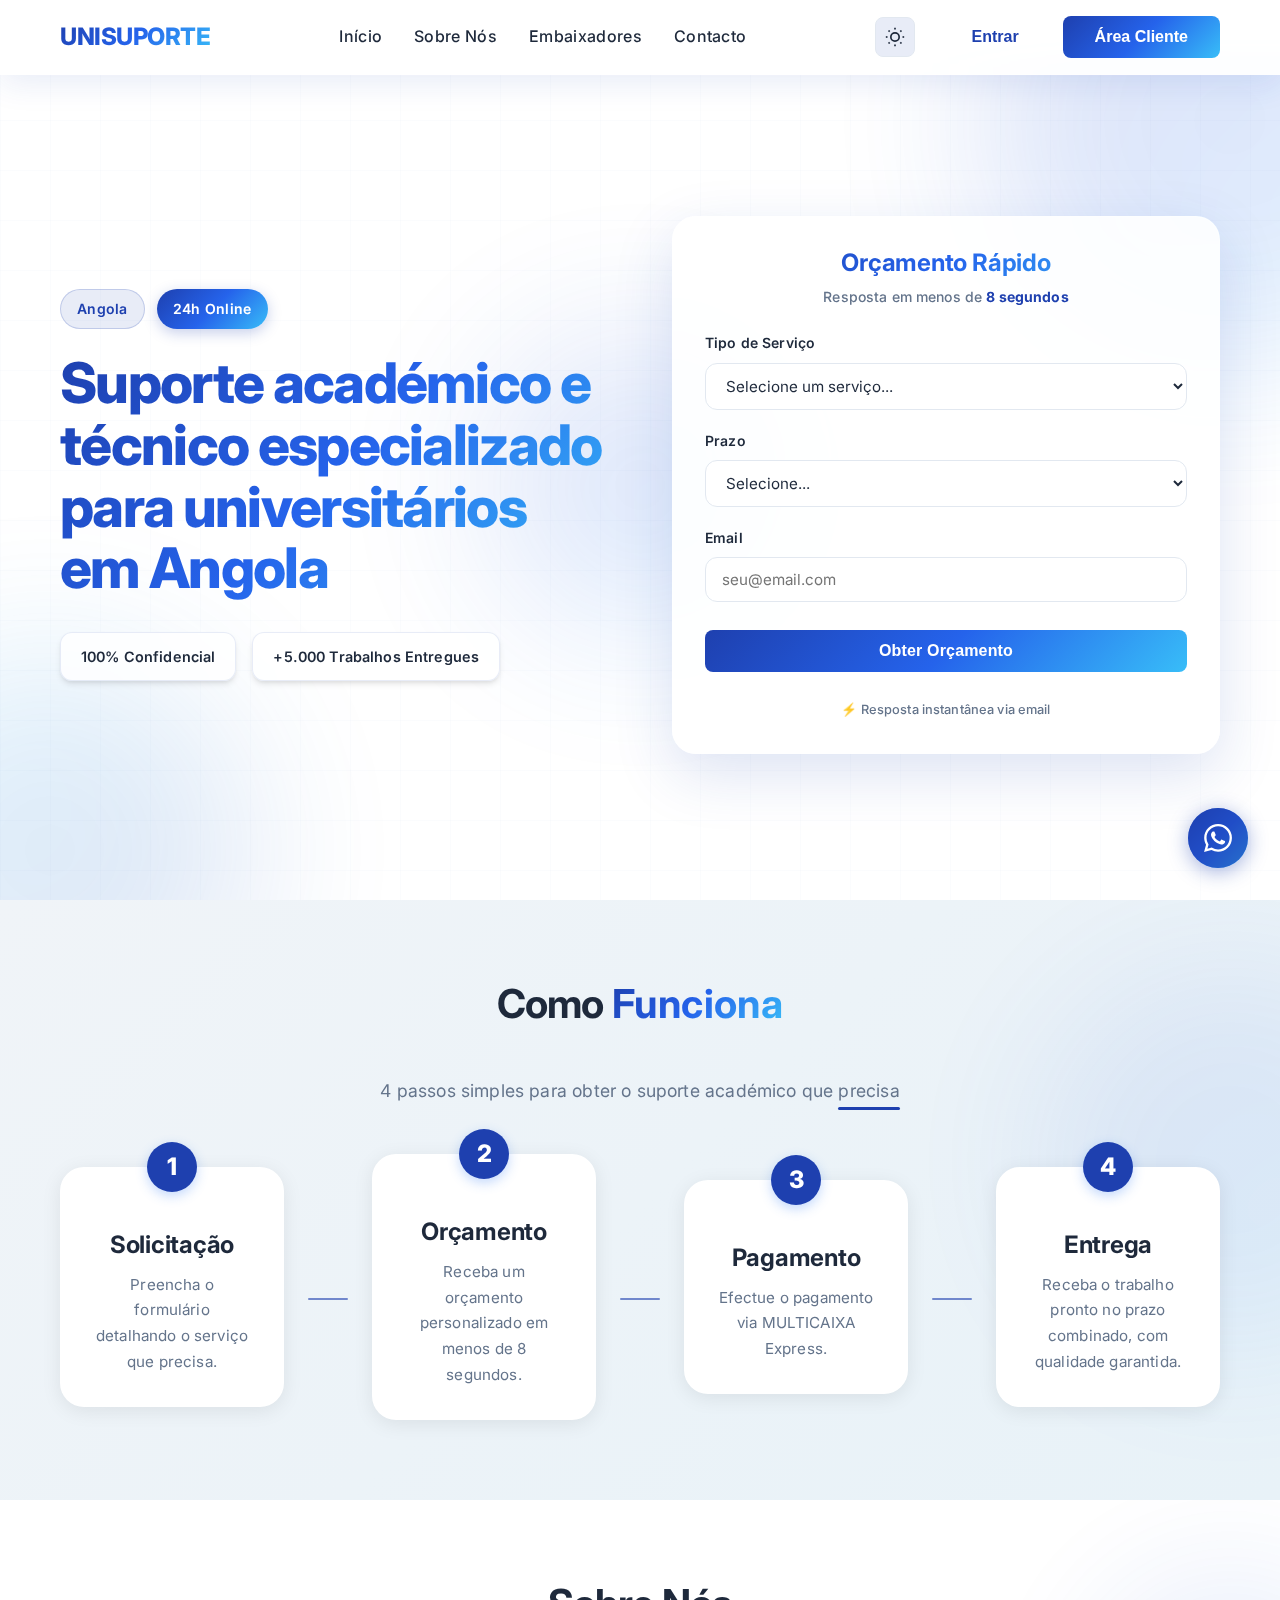
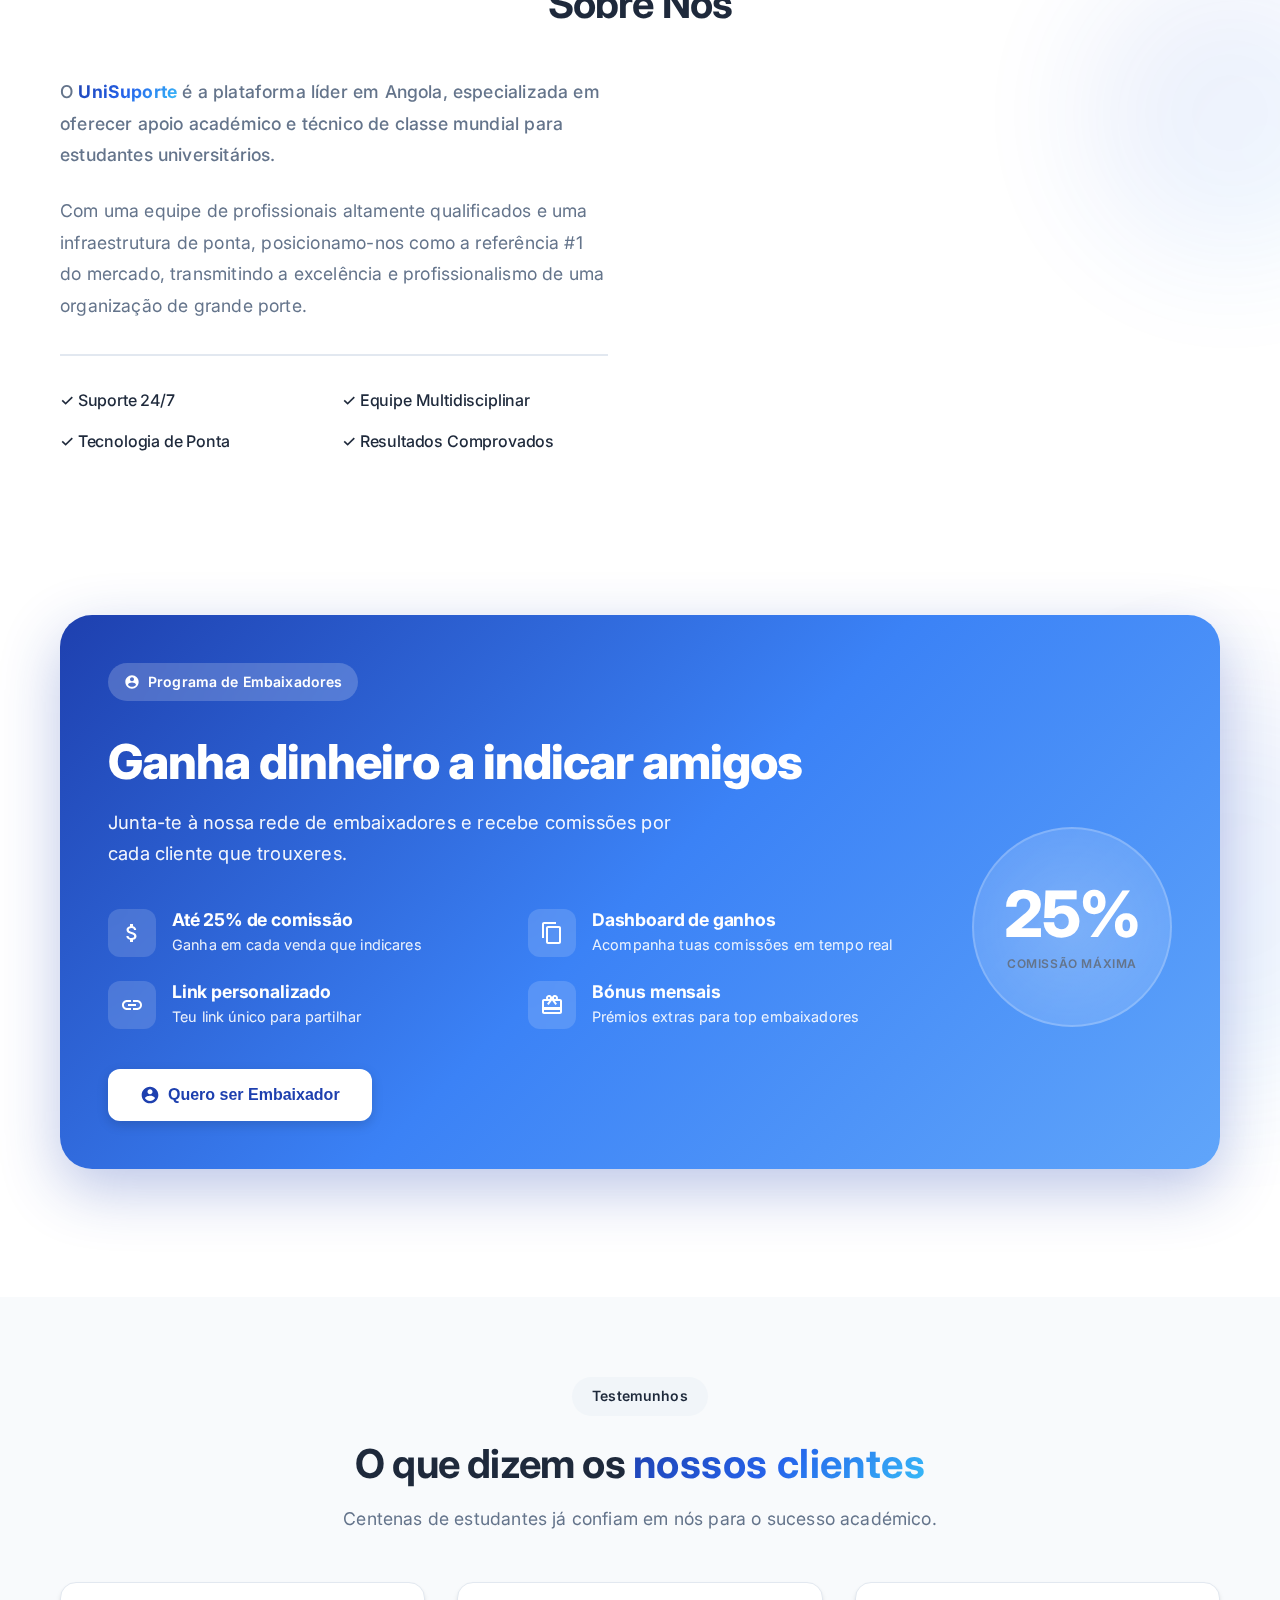
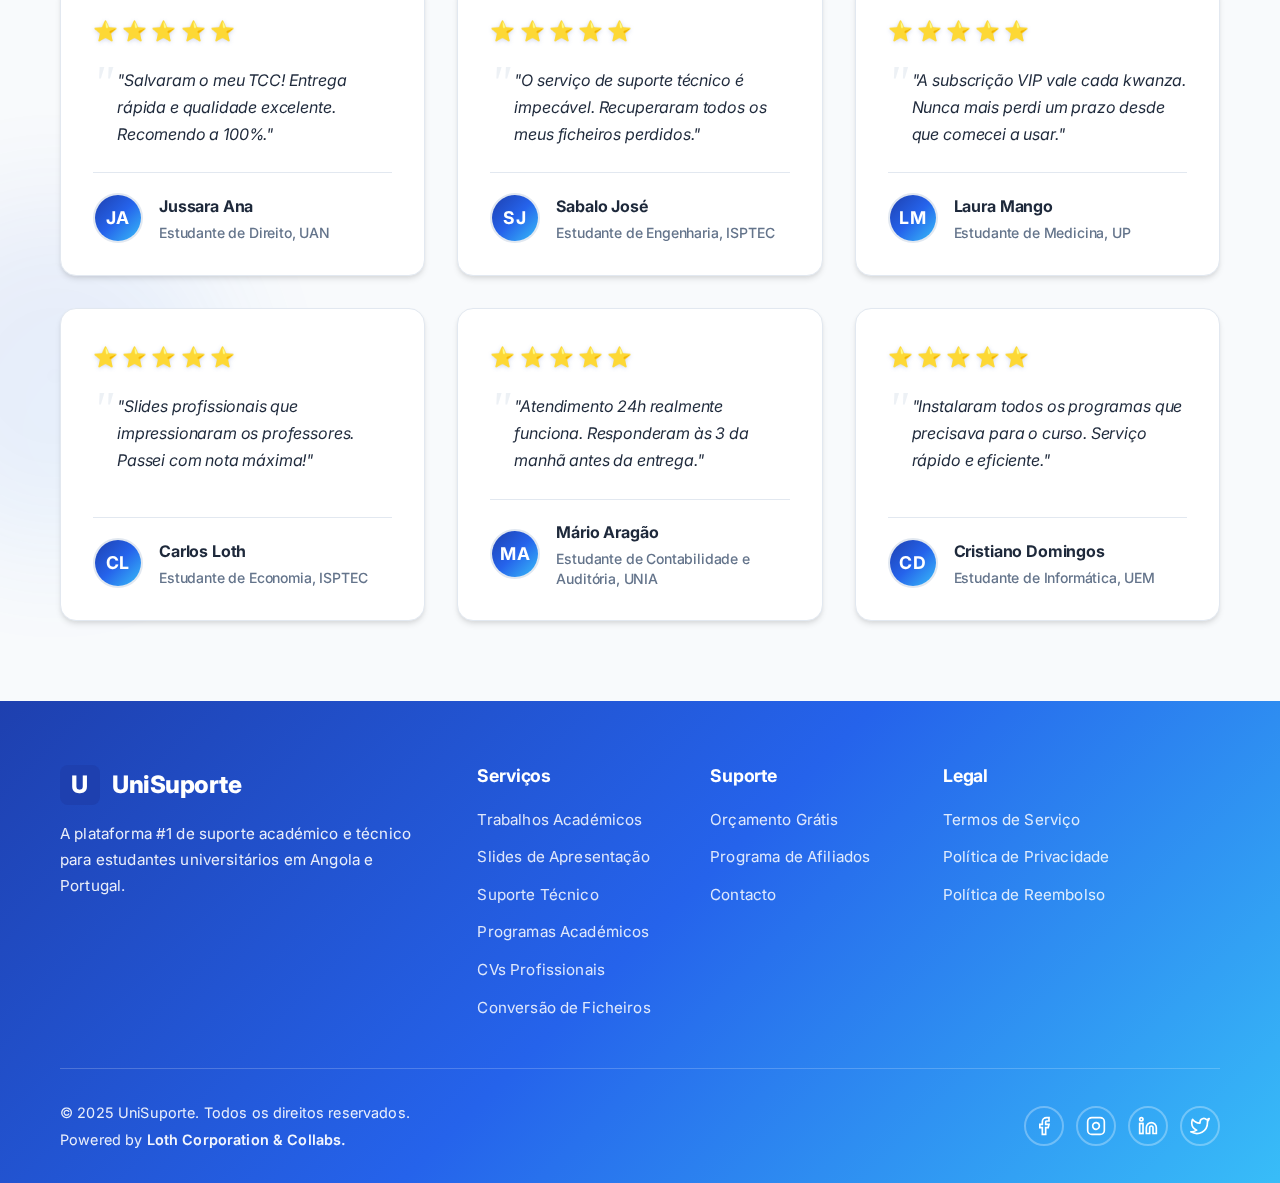
<file: index.html>
<!DOCTYPE html>
<html lang="pt-BR">
<head>
    <meta charset="UTF-8">
    <meta name="viewport" content="width=device-width, initial-scale=1.0">
    <meta name="description" content="UniSuporte - A plataforma #1 de apoio académico e técnico para estudantes universitários em Angola">
    <title>UniSuporte</title>
    <link rel="preconnect" href="https://fonts.googleapis.com">
    <link rel="preconnect" href="https://fonts.gstatic.com" crossorigin>
    <link href="https://fonts.googleapis.com/css2?family=Inter:wght@400;500;600;700;800&display=swap" rel="stylesheet">
    <link rel="stylesheet" href="styles.css">
</head>
<body>
    <header class="header">
        <nav class="nav">
            <div class="container">
                <div class="nav-content">
                    <div class="logo">UNISUPORTE</div>
                    <ul class="nav-menu">
                        <li><a href="#home">Início</a></li>
                        <li><a href="#sobre">Sobre Nós</a></li>
                        <li><a href="#embaixadores">Embaixadores</a></li>
                        <li><a href="#contato">Contacto</a></li>
                    </ul>
                    <div class="nav-actions">
                        <button class="theme-toggle" aria-label="Alternar tema" id="themeToggle">
                            <svg class="theme-icon theme-icon-light" width="20" height="20" viewBox="0 0 24 24" fill="none" stroke="currentColor" stroke-width="2">
                                <circle cx="12" cy="12" r="5"></circle>
                                <line x1="12" y1="1" x2="12" y2="3"></line>
                                <line x1="12" y1="21" x2="12" y2="23"></line>
                                <line x1="4.22" y1="4.22" x2="5.64" y2="5.64"></line>
                                <line x1="18.36" y1="18.36" x2="19.78" y2="19.78"></line>
                                <line x1="1" y1="12" x2="3" y2="12"></line>
                                <line x1="21" y1="12" x2="23" y2="12"></line>
                                <line x1="4.22" y1="19.78" x2="5.64" y2="18.36"></line>
                                <line x1="18.36" y1="5.64" x2="19.78" y2="4.22"></line>
                            </svg>
                            <svg class="theme-icon theme-icon-dark" width="20" height="20" viewBox="0 0 24 24" fill="none" stroke="currentColor" stroke-width="2">
                                <path d="M21 12.79A9 9 0 1 1 11.21 3 7 7 0 0 0 21 12.79z"></path>
                            </svg>
                        </button>
                        <button class="btn btn-nav btn-outline" onclick="window.location.href='login.html'">Entrar</button>
                        <button class="btn btn-nav btn-primary" onclick="window.location.href='cliente.html'">Área Cliente</button>
                    </div>
                    <button class="menu-toggle" aria-label="Toggle menu">
                        <span></span>
                        <span></span>
                        <span></span>
                    </button>
                </div>
            </div>
        </nav>
    </header>

    <div class="scroll-indicator"></div>
    <main>
        <section id="home" class="hero">
            <div class="hero-bg-shapes">
                <div class="bg-shape bg-shape-1"></div>
                <div class="bg-shape bg-shape-2"></div>
                <div class="bg-shape bg-shape-3"></div>
            </div>
            <div class="grid-pattern"></div>
            <div class="container">
                <div class="hero-layout">
                    <div class="hero-content">
                        <div class="hero-chips">
                            <span class="chip chip-location">Angola</span>
                            <span class="chip chip-availability">24h Online</span>
                        </div>
                        <h1 class="hero-title">Suporte académico e técnico especializado para universitários em Angola</h1>
                        <div class="hero-badges">
                            <div class="trust-badge">
                                <span class="badge-text">100% Confidencial</span>
                            </div>
                            <div class="trust-badge">
                                <span class="badge-text">+5.000 Trabalhos Entregues</span>
                            </div>
                        </div>
                    </div>
                    <div class="hero-form-container">
                        <div class="quick-quote-form">
                            <div class="form-header">
                                <h3>Orçamento Rápido</h3>
                                <p class="form-subtitle">Resposta em menos de <strong>8 segundos</strong></p>
                            </div>
                            <form id="quickQuoteForm" class="quote-form">
                                <div class="form-group">
                                    <label for="service-type">Tipo de Serviço</label>
                                    <select id="service-type" name="service-type" required>
                                        <option value="">Selecione um serviço...</option>
                                        
                                        <optgroup label="Elaboração de Trabalhos Académicos">
                                            <option value="elaboracao-com-conteudo">Elaboração com conteúdo fornecido (5,000 Kz)</option>
                                            <option value="elaboracao-sem-conteudo">Elaboração sem conteúdo (10,000 Kz)</option>
                                            <option value="revisao-formatacao">Revisão + formatação (2,000 Kz)</option>
                                            <option value="tcc">Trabalho de Conclusão de Curso - TCC (25,000 Kz)</option>
                                            <option value="trabalhos-pequenos">Trabalhos pequenos (3,000 Kz)</option>
                                        </optgroup>
                                        
                                        <optgroup label="Criação de Slides de Apresentação">
                                            <option value="slides-simples">Apresentação simples (3,000 Kz)</option>
                                            <option value="slides-academica">Apresentação académica estruturada (5,000 Kz)</option>
                                            <option value="slides-premium">Slides premium com gráficos e design (7,500 Kz)</option>
                                        </optgroup>
                                        
                                        <optgroup label="Suporte Técnico">
                                            <option value="diagnostico-rapido">Diagnóstico rápido (1,000 Kz)</option>
                                            <option value="configuracao-software">Configuração de software (2,000 Kz)</option>
                                        </optgroup>
                                        
                                        <optgroup label="Remoção de Vírus e Problemas de Sistema">
                                            <option value="limpeza-simples">Limpeza simples (3,000 Kz)</option>
                                            <option value="remocao-completa">Remoção completa de malware/spyware (5,000 Kz)</option>
                                            <option value="recuperacao-sistema">Recuperação de sistema danificado (7,000 Kz)</option>
                                        </optgroup>
                                        
                                        <optgroup label="Instalação de Programas Académicos">
                                            <option value="office">Pacote Office (3,000 Kz)</option>
                                            <option value="autocad">AutoCAD (5,000 Kz)</option>
                                            <option value="spss">SPSS (5,000 Kz)</option>
                                            <option value="photoshop">PhotoShop (5,000 Kz)</option>
                                            <option value="matlab">MATLAB (5,000 Kz)</option>
                                        </optgroup>
                                        
                                        <optgroup label="Otimização de Computadores Lentos">
                                            <option value="limpeza-basica">Limpeza básica (3,000 Kz)</option>
                                            <option value="otimizacao-total">Otimização total (arranque, apps, disco) (5,000 Kz)</option>
                                            <option value="otimizacao-avancada">Otimização + remoção de lixo do sistema (6,000 Kz)</option>
                                        </optgroup>
                                        
                                        <optgroup label="Instalação de Sistemas Operativos">
                                            <option value="windows">Windows (instalação + drivers) (6,000 Kz)</option>
                                            <option value="linux">Linux (Ubuntu, Mint) (6,000 Kz)</option>
                                            <option value="macos">macOS (processo mais complexo) (8,000 Kz)</option>
                                            <option value="instalacao-backup">Instalação + backup dos ficheiros (10,000 Kz)</option>
                                        </optgroup>
                                        
                                        <optgroup label="Criação de CVs Profissionais">
                                            <option value="cv-basico">Criação de CV (600 Kz)</option>
                                            <option value="cv-premium">CV premium com design personalizado (1,200 Kz)</option>
                                        </optgroup>
                                        
                                        <optgroup label="Conversão de Ficheiros">
                                            <option value="pdf-word">PDF para Word (200 Kz)</option>
                                            <option value="word-pdf">Word para PDF (200 Kz)</option>
                                            <option value="imagem-pdf">Imagem para PDF (200 Kz)</option>
                                            <option value="pdf-imagem">PDF para Imagem (200 Kz)</option>
                                            <option value="conversao-avancada">Conversão avançada com manutenção de formatação (1,000 Kz)</option>
                                        </optgroup>
                                        
                                        <optgroup label="Edição de PDFs">
                                            <option value="assinar-pdf">Assinar PDF (200 Kz)</option>
                                            <option value="juntar-pdfs">Juntar PDFs (200 Kz)</option>
                                            <option value="dividir-pdfs">Dividir PDFs (200 Kz)</option>
                                            <option value="edicao-basica">Edição básica (200 Kz)</option>
                                        </optgroup>
                                    </select>
                                </div>
                                
                                <!-- Service Details Section -->
                                <div id="service-details" class="service-details-section" style="display: none;">
                                    <div class="details-header">
                                        <h4>📋 Detalhes do Serviço</h4>
                                    </div>
                                    <div id="details-content" class="details-content">
                                        <!-- Dynamic content will be inserted here -->
                                    </div>
                                </div>
                                
                                <div class="form-group">
                                    <label for="deadline">Prazo</label>
                                    <select id="deadline" name="deadline" required>
                                        <option value="">Selecione...</option>
                                        <option value="urgent">Urgente (24h)</option>
                                        <option value="fast">Rápido (3 dias)</option>
                                        <option value="normal">Normal (7 dias)</option>
                                        <option value="flexible">Flexível (15+ dias)</option>
                                    </select>
                                </div>
                                <div class="form-group">
                                    <label for="email">Email</label>
                                    <input type="email" id="email" name="email" placeholder="seu@email.com" required>
                                </div>
                                <button type="submit" class="btn btn-primary btn-submit">
                                    <span class="btn-text">Obter Orçamento</span>
                                    <span class="btn-loader"></span>
                                </button>
                                <p class="form-note">⚡ Resposta instantânea via email</p>
                            </form>
                        </div>
                    </div>
                </div>
            </div>
        </section>

        <!-- Payment Modal -->
        <div id="payment-modal" class="payment-modal" style="display: none;">
            <div class="payment-modal-overlay" onclick="closePaymentModal()"></div>
            <div class="payment-modal-content">
                <button class="payment-modal-close" onclick="closePaymentModal()" aria-label="Fechar">×</button>
                <div class="payment-header">
                    <h3>💳 Informações de Pagamento</h3>
                    <p class="payment-subtitle">Complete o pagamento para finalizar sua encomenda</p>
                </div>
                
                <div class="payment-info-card">
                    <div class="payment-method">
                        <div class="payment-method-header">
                            <div class="payment-icon">📱</div>
                            <div>
                                <h4>Multicaixa Express</h4>
                                <p class="payment-method-desc">Transferência para número de telefone</p>
                            </div>
                        </div>
                        
                        <div class="payment-details">
                            <div class="payment-detail-item">
                                <span class="detail-label">Número:</span>
                                <span class="detail-value" id="payment-phone">941087293</span>
                                <button class="btn-copy-small" onclick="copyPaymentPhone()" title="Copiar número">
                                    <span>📋</span>
                                </button>
                            </div>
                            <div class="payment-detail-item">
                                <span class="detail-label">Valor:</span>
                                <span class="detail-value payment-amount" id="payment-amount">-</span>
                            </div>
                            <div class="payment-detail-item">
                                <span class="detail-label">Moeda:</span>
                                <span class="detail-value">Kwanza (Kz)</span>
                            </div>
                        </div>
                    </div>
                </div>

                <div class="payment-instructions">
                    <h5>📋 Instruções:</h5>
                    <ol class="instructions-list">
                        <li>Abra a aplicação Multicaixa Express no seu telefone</li>
                        <li>Selecione "Transfência Express</li>
                        <li>Digite o número: <strong>941087293</strong></li>
                        <li>Confirme o valor e complete a transferência</li>
                        <li>Envie o comprovativo via WhatsApp</li>
                    </ol>
                </div>

                <div class="payment-proof-section">
                    <h5>📸 Enviar Comprovativo</h5>
                    <p class="proof-note">Após realizar o pagamento, envie o comprovativo via WhatsApp para confirmação manual</p>
                    
                    <a href="https://wa.me/244953369356?text=Olá! Acabei de fazer o pagamento e gostaria de enviar o comprovativo." target="_blank" rel="noopener noreferrer" class="btn btn-primary btn-whatsapp-proof">
                        <svg width="20" height="20" viewBox="0 0 24 24" fill="currentColor" style="margin-right: 0.5rem;">
                            <path d="M17.472 14.382c-.297-.149-1.758-.867-2.03-.967-.273-.099-.471-.148-.67.15-.197.297-.767.966-.94 1.164-.173.199-.347.223-.644.075-.297-.15-1.255-.463-2.39-1.475-.883-.788-1.48-1.761-1.653-2.059-.173-.297-.018-.458.13-.606.134-.133.298-.347.446-.52.149-.174.198-.298.298-.497.099-.198.05-.371-.025-.52-.075-.149-.669-1.612-.916-2.207-.242-.579-.487-.5-.669-.51-.173-.008-.371-.01-.57-.01-.198 0-.52.074-.792.372-.272.297-1.04 1.016-1.04 2.479 0 1.462 1.065 2.875 1.213 3.074.149.198 2.096 3.2 5.077 4.487.709.306 1.262.489 1.694.625.712.227 1.36.195 1.871.118.571-.085 1.758-.719 2.006-1.413.248-.694.248-1.289.173-1.413-.074-.124-.272-.198-.57-.347m-5.421 7.403h-.004a9.87 9.87 0 01-5.031-1.378l-.361-.214-3.741.982.998-3.648-.235-.374a9.86 9.86 0 01-1.51-5.26c.001-5.45 4.436-9.884 9.888-9.884 2.64 0 5.122 1.03 6.988 2.898a9.825 9.825 0 012.893 6.994c-.003 5.45-4.437 9.884-9.885 9.884m8.413-18.297A11.815 11.815 0 0012.05 0C5.495 0 .16 5.335.157 11.892c0 2.096.547 4.142 1.588 5.945L.057 24l6.305-1.654a11.882 11.882 0 005.683 1.448h.005c6.554 0 11.89-5.335 11.893-11.893a11.821 11.821 0 00-3.48-8.413Z"/>
                        </svg>
                        Enviar Comprovativo via WhatsApp
                    </a>
                </div>

                <div class="payment-status">
                    <p class="status-note">⏳ Aguardando confirmação manual do pagamento pelo administrador</p>
                </div>
            </div>
        </div>

        <section id="como-funciona" class="section section-alt">
            <div class="section-bg-shapes">
                <div class="bg-shape bg-shape-8"></div>
            </div>
            <div class="container">
                <h2 class="section-title">Como <span class="title-highlight">Funciona</span></h2>
                <p class="section-subtitle">4 passos simples para obter o suporte académico que <span class="subtitle-underline">precisa</span></p>
                
                <div class="how-it-works">
                    <div class="step-card">
                        <div class="step-number">1</div>
                        <h3 class="step-title">Solicitação</h3>
                        <p class="step-description">Preencha o formulário detalhando o serviço que precisa.</p>
                    </div>
                    
                    <div class="step-connector">
                        <div class="connector-line"></div>
                    </div>
                    
                    <div class="step-card">
                        <div class="step-number">2</div>
                        <h3 class="step-title">Orçamento</h3>
                        <p class="step-description">Receba um orçamento personalizado em menos de 8 segundos.</p>
                    </div>
                    
                    <div class="step-connector">
                        <div class="connector-line"></div>
                    </div>
                    
                    <div class="step-card">
                        <div class="step-number">3</div>
                        <h3 class="step-title">Pagamento</h3>
                        <p class="step-description">Efectue o pagamento via MULTICAIXA Express.</p>
                    </div>
                    
                    <div class="step-connector">
                        <div class="connector-line"></div>
                    </div>
                    
                    <div class="step-card">
                        <div class="step-number">4</div>
                        <h3 class="step-title">Entrega</h3>
                        <p class="step-description">Receba o trabalho pronto no prazo combinado, com qualidade garantida.</p>
                    </div>
                </div>
            </div>
        </section>

        <section id="sobre" class="section">
            <div class="section-bg-shapes">
                <div class="bg-shape bg-shape-4"></div>
            </div>
            <div class="container">
                <h2 class="section-title">Sobre Nós</h2>
                <div class="about-content">
                    <div class="about-text">
                        <p class="about-intro">O <strong>UniSuporte</strong> é a plataforma líder em Angola, especializada em oferecer apoio académico e técnico de classe mundial para estudantes universitários.</p>
                        <p>Com uma equipe de profissionais altamente qualificados e uma infraestrutura de ponta, posicionamo-nos como a referência #1 do mercado, transmitindo a excelência e profissionalismo de uma organização de grande porte.</p>
                        <div class="about-features">
                            <div class="feature-item">✓ Suporte 24/7</div>
                            <div class="feature-item">✓ Equipe Multidisciplinar</div>
                            <div class="feature-item">✓ Tecnologia de Ponta</div>
                            <div class="feature-item">✓ Resultados Comprovados</div>
                        </div>
                    </div>
                    <div class="about-stats">
                        <div class="stat">
                            <div class="stat-number">+5K</div>
                            <div class="stat-label">Estudantes Atendidos</div>
                        </div>
                        <div class="stat">
                            <div class="stat-number">20</div>
                            <div class="stat-label">Especialistas</div>
                        </div>
                        <div class="stat">
                            <div class="stat-number">98%</div>
                            <div class="stat-label">Taxa de Satisfação</div>
                        </div>
                    </div>
                </div>
            </div>
        </section>

        <section id="embaixadores" class="section">
            <div class="section-bg-shapes">
                <div class="bg-shape bg-shape-6"></div>
            </div>
            <div class="container">
                <div class="ambassador-promo-card">
                    <div class="ambassador-tag">
                        <svg width="16" height="16" viewBox="0 0 24 24" fill="currentColor" style="margin-right: 0.5rem;">
                            <path d="M12 2C6.48 2 2 6.48 2 12s4.48 10 10 10 10-4.48 10-10S17.52 2 12 2zm0 3c1.66 0 3 1.34 3 3s-1.34 3-3 3-3-1.34-3-3 1.34-3 3-3zm0 14.2c-2.5 0-4.71-1.28-6-3.22.03-1.99 4-3.08 6-3.08 1.99 0 5.97 1.09 6 3.08-1.29 1.94-3.5 3.22-6 3.22z"/>
                        </svg>
                        Programa de Embaixadores
                    </div>
                    
                    <div class="ambassador-card-content">
                        <div class="ambassador-main-content">
                            <h2 class="ambassador-title">Ganha dinheiro a indicar amigos</h2>
                            <p class="ambassador-description">Junta-te à nossa rede de embaixadores e recebe comissões por cada cliente que trouxeres.</p>
                            
                            <div class="ambassador-features-grid">
                                <div class="ambassador-feature-item">
                                    <div class="feature-icon-wrapper">
                                        <svg width="24" height="24" viewBox="0 0 24 24" fill="currentColor">
                                            <path d="M11.8 10.9c-2.27-.59-3-1.2-3-2.15 0-1.09 1.01-1.85 2.7-1.85 1.78 0 2.44.85 2.5 2.1h2.21c-.07-1.72-1.12-3.3-3.21-3.81V3h-3v2.16c-1.94.42-3.5 1.68-3.5 3.61 0 2.31 1.91 3.46 4.7 4.13 2.5.6 3 1.48 3 2.41 0 .69-.49 1.79-2.7 1.79-2.06 0-2.87-.92-2.98-2.1h-2.2c.12 2.19 1.76 3.42 3.68 3.83V21h3v-2.15c1.95-.37 3.5-1.5 3.5-3.55 0-2.84-2.43-3.81-4.7-4.4z"/>
                                        </svg>
                                    </div>
                                    <div class="feature-content">
                                        <h4>Até 25% de comissão</h4>
                                        <p>Ganha em cada venda que indicares</p>
                                    </div>
                                </div>
                                
                                <div class="ambassador-feature-item">
                                    <div class="feature-icon-wrapper">
                                        <svg width="24" height="24" viewBox="0 0 24 24" fill="currentColor">
                                            <path d="M16 1H4c-1.1 0-2 .9-2 2v14h2V3h12V1zm3 4H8c-1.1 0-2 .9-2 2v14c0 1.1.9 2 2 2h11c1.1 0 2-.9 2-2V7c0-1.1-.9-2-2-2zm0 16H8V7h11v14z"/>
                                        </svg>
                                    </div>
                                    <div class="feature-content">
                                        <h4>Dashboard de ganhos</h4>
                                        <p>Acompanha tuas comissões em tempo real</p>
                                    </div>
                                </div>
                                
                                <div class="ambassador-feature-item">
                                    <div class="feature-icon-wrapper">
                                        <svg width="24" height="24" viewBox="0 0 24 24" fill="currentColor">
                                            <path d="M3.9 12c0-1.71 1.39-3.1 3.1-3.1h4V7H7c-2.76 0-5 2.24-5 5s2.24 5 5 5h4v-1.9H7c-1.71 0-3.1-1.39-3.1-3.1zM8 13h8v-2H8v2zm9-6h-4v1.9h4c1.71 0 3.1 1.39 3.1 3.1s-1.39 3.1-3.1 3.1h-4V17h4c2.76 0 5-2.24 5-5s-2.24-5-5-5z"/>
                                        </svg>
                                    </div>
                                    <div class="feature-content">
                                        <h4>Link personalizado</h4>
                                        <p>Teu link único para partilhar</p>
                                    </div>
                                </div>
                                
                                <div class="ambassador-feature-item">
                                    <div class="feature-icon-wrapper">
                                        <svg width="24" height="24" viewBox="0 0 24 24" fill="currentColor">
                                            <path d="M20 6h-2.18c.11-.31.18-.65.18-1 0-1.66-1.34-3-3-3-1.05 0-1.96.54-2.5 1.35l-.5.67-.5-.68C10.96 2.54 10.05 2 9 2 7.34 2 6 3.34 6 5c0 .35.07.69.18 1H4c-1.11 0-1.99.89-1.99 2L2 19c0 1.11.89 2 2 2h16c1.11 0 2-.89 2-2V8c0-1.11-.89-2-2-2zm-5-2c.55 0 1 .45 1 1s-.45 1-1 1-1-.45-1-1 .45-1 1-1zM9 4c.55 0 1 .45 1 1s-.45 1-1 1-1-.45-1-1 .45-1 1-1zm11 15H4v-2h16v2zm0-5H4V8h5.08L7 10.83 8.62 12 11 8.76l1-1.36 1 1.36L15.38 12 17 10.83 14.92 8H20v6z"/>
                                        </svg>
                                    </div>
                                    <div class="feature-content">
                                        <h4>Bónus mensais</h4>
                                        <p>Prémios extras para top embaixadores</p>
                                    </div>
                                </div>
                            </div>
                            
                            <button class="btn-ambassador-white" onclick="document.getElementById('ambassadorForm').scrollIntoView({behavior: 'smooth'})">
                                <svg width="20" height="20" viewBox="0 0 24 24" fill="currentColor" style="margin-right: 0.5rem;">
                                    <path d="M12 2C6.48 2 2 6.48 2 12s4.48 10 10 10 10-4.48 10-10S17.52 2 12 2zm0 3c1.66 0 3 1.34 3 3s-1.34 3-3 3-3-1.34-3-3 1.34-3 3-3zm0 14.2c-2.5 0-4.71-1.28-6-3.22.03-1.99 4-3.08 6-3.08 1.99 0 5.97 1.09 6 3.08-1.29 1.94-3.5 3.22-6 3.22z"/>
                                </svg>
                                Quero ser Embaixador
                            </button>
                        </div>
                        
                        <div class="ambassador-commission-circle">
                            <div class="commission-percentage">25%</div>
                            <div class="commission-label">Comissão máxima</div>
                        </div>
                    </div>
                </div>

                <!-- Dashboard de Afiliados (aparece após registro) -->
                <div id="affiliate-dashboard" class="affiliate-dashboard" style="display: none;">
                    <div class="dashboard-header">
                        <h3>📊 Dashboard de Afiliados</h3>
                        <button class="btn btn-outline btn-small" onclick="logoutAffiliate()">Sair</button>
                    </div>
                    
                    <div class="dashboard-stats">
                        <div class="dashboard-stat-card">
                            <div class="stat-icon">👥</div>
                            <div class="stat-info">
                                <div class="stat-value" id="total-referrals">0</div>
                                <div class="stat-label">Indicações</div>
                            </div>
                        </div>
                        <div class="dashboard-stat-card">
                            <div class="stat-icon">✅</div>
                            <div class="stat-info">
                                <div class="stat-value" id="total-conversions">0</div>
                                <div class="stat-label">Conversões</div>
                            </div>
                        </div>
                        <div class="dashboard-stat-card">
                            <div class="stat-icon">💰</div>
                            <div class="stat-info">
                                <div class="stat-value" id="total-earnings">0 Kz</div>
                                <div class="stat-label">Ganhos Totais</div>
                            </div>
                        </div>
                        <div class="dashboard-stat-card">
                            <div class="stat-icon">💵</div>
                            <div class="stat-info">
                                <div class="stat-value" id="pending-earnings">0 Kz</div>
                                <div class="stat-label">Pendente</div>
                            </div>
                        </div>
                    </div>

                    <div class="dashboard-content">
                        <div class="dashboard-section">
                            <h4>🔗 Seu Link de Referência</h4>
                            <div class="referral-link-container">
                                <div class="referral-code-display">
                                    <span class="code-label">Seu Código:</span>
                                    <span class="code-value" id="affiliate-code">-</span>
                                </div>
                                <div class="referral-link-box">
                                    <input type="text" id="referral-link" readonly value="" class="referral-link-input">
                                    <button class="btn btn-primary btn-copy" onclick="copyReferralLink()">
                                        <span class="copy-icon">📋</span>
                                        Copiar
                                    </button>
                                </div>
                                <p class="referral-note">Compartilhe este link e ganhe comissões a cada conversão!</p>
                            </div>
                        </div>

                        <div class="dashboard-section">
                            <h4>📈 Histórico de Conversões</h4>
                            <div id="conversions-list" class="conversions-list">
                                <p class="empty-state">Ainda não há conversões. Compartilhe seu link para começar a ganhar!</p>
                            </div>
                        </div>
                    </div>
                </div>
            </div>
        </section>

        <section id="testemunhos" class="section section-alt">
            <div class="section-bg-shapes">
                <div class="bg-shape bg-shape-7"></div>
            </div>
            <div class="container">
                <div class="testimonials-header">
                    <span class="testimonials-badge">Testemunhos</span>
                    <h2 class="section-title testimonials-title">
                        O que dizem os <span class="title-highlight">nossos clientes</span>
                    </h2>
                    <p class="section-subtitle">Centenas de estudantes já confiam em nós para o sucesso académico.</p>
                </div>
                
                <div class="testimonials-grid">
                    <div class="testimonial-card">
                        <div class="testimonial-rating">
                            <span class="star">⭐</span>
                            <span class="star">⭐</span>
                            <span class="star">⭐</span>
                            <span class="star">⭐</span>
                            <span class="star">⭐</span>
                        </div>
                        <blockquote class="testimonial-quote">
                            "Salvaram o meu TCC! Entrega rápida e qualidade excelente. Recomendo a 100%."
                        </blockquote>
                        <div class="testimonial-author">
                            <div class="author-avatar">
                                <div class="avatar-fallback">JA</div>
                            </div>
                            <div class="author-info">
                                <div class="author-name">Jussara Ana</div>
                                <div class="author-university">Estudante de Direito, UAN</div>
                            </div>
                        </div>
                    </div>

                    <div class="testimonial-card">
                        <div class="testimonial-rating">
                            <span class="star">⭐</span>
                            <span class="star">⭐</span>
                            <span class="star">⭐</span>
                            <span class="star">⭐</span>
                            <span class="star">⭐</span>
                        </div>
                        <blockquote class="testimonial-quote">
                            "O serviço de suporte técnico é impecável. Recuperaram todos os meus ficheiros perdidos."
                        </blockquote>
                        <div class="testimonial-author">
                            <div class="author-avatar">
                                <div class="avatar-fallback">SJ</div>
                            </div>
                            <div class="author-info">
                                <div class="author-name">Sabalo José</div>
                                <div class="author-university">Estudante de Engenharia, ISPTEC</div>
                            </div>
                        </div>
                    </div>

                    <div class="testimonial-card">
                        <div class="testimonial-rating">
                            <span class="star">⭐</span>
                            <span class="star">⭐</span>
                            <span class="star">⭐</span>
                            <span class="star">⭐</span>
                            <span class="star">⭐</span>
                        </div>
                        <blockquote class="testimonial-quote">
                            "A subscrição VIP vale cada kwanza. Nunca mais perdi um prazo desde que comecei a usar."
                        </blockquote>
                        <div class="testimonial-author">
                            <div class="author-avatar">
                                <div class="avatar-fallback">LM</div>
                            </div>
                            <div class="author-info">
                                <div class="author-name">Laura Mango</div>
                                <div class="author-university">Estudante de Medicina, UP</div>
                            </div>
                        </div>
                    </div>

                    <div class="testimonial-card">
                        <div class="testimonial-rating">
                            <span class="star">⭐</span>
                            <span class="star">⭐</span>
                            <span class="star">⭐</span>
                            <span class="star">⭐</span>
                            <span class="star">⭐</span>
                        </div>
                        <blockquote class="testimonial-quote">
                            "Slides profissionais que impressionaram os professores. Passei com nota máxima!"
                        </blockquote>
                        <div class="testimonial-author">
                            <div class="author-avatar">
                                <div class="avatar-fallback">CL</div>
                            </div>
                            <div class="author-info">
                                <div class="author-name">Carlos Loth</div>
                                <div class="author-university">Estudante de Economia, ISPTEC</div>
                            </div>
                        </div>
                    </div>

                    <div class="testimonial-card">
                        <div class="testimonial-rating">
                            <span class="star">⭐</span>
                            <span class="star">⭐</span>
                            <span class="star">⭐</span>
                            <span class="star">⭐</span>
                            <span class="star">⭐</span>
                        </div>
                        <blockquote class="testimonial-quote">
                            "Atendimento 24h realmente funciona. Responderam às 3 da manhã antes da entrega."
                        </blockquote>
                        <div class="testimonial-author">
                            <div class="author-avatar">
                                <div class="avatar-fallback">MA</div>
                            </div>
                            <div class="author-info">
                                <div class="author-name">Mário Aragão</div>
                                <div class="author-university">Estudante de Contabilidade e Auditória, UNIA</div>
                            </div>
                        </div>
                    </div>

                    <div class="testimonial-card">
                        <div class="testimonial-rating">
                            <span class="star">⭐</span>
                            <span class="star">⭐</span>
                            <span class="star">⭐</span>
                            <span class="star">⭐</span>
                            <span class="star">⭐</span>
                        </div>
                        <blockquote class="testimonial-quote">
                            "Instalaram todos os programas que precisava para o curso. Serviço rápido e eficiente."
                        </blockquote>
                        <div class="testimonial-author">
                            <div class="author-avatar">
                                <div class="avatar-fallback">CD</div>
                            </div>
                            <div class="author-info">
                                <div class="author-name">Cristiano Domingos</div>
                                <div class="author-university">Estudante de Informática, UEM</div>
                            </div>
                        </div>
                    </div>
                </div>
            </div>
        </section>
    </main>

    <footer class="footer">
        <div class="container">
            <div class="footer-grid">
                <div class="footer-col footer-about">
                    <div class="footer-logo">
                        <div class="footer-logo-icon">
                            <span>U</span>
                        </div>
                        <span class="footer-logo-text">UniSuporte</span>
                    </div>
                    <p class="footer-description">
                        A plataforma #1 de suporte académico e técnico para estudantes universitários em Angola e Portugal.
                    </p>
                </div>

                <div class="footer-col footer-services">
                    <h3 class="footer-title">Serviços</h3>
                    <ul class="footer-menu">
                        <li><a href="#home">Trabalhos Académicos</a></li>
                        <li><a href="#home">Slides de Apresentação</a></li>
                        <li><a href="#home">Suporte Técnico</a></li>
                        <li><a href="#home">Programas Académicos</a></li>
                        <li><a href="#home">CVs Profissionais</a></li>
                        <li><a href="#home">Conversão de Ficheiros</a></li>
                    </ul>
                </div>

                <div class="footer-col footer-support">
                    <h3 class="footer-title">Suporte</h3>
                    <ul class="footer-menu">
                        <li><a href="#home">Orçamento Grátis</a></li>
                        <li><a href="#embaixadores">Programa de Afiliados</a></li>
                        <li><a href="https://wa.me/244953369356">Contacto</a></li>
                    </ul>
                </div>

                <div class="footer-col footer-legal">
                    <h3 class="footer-title">Legal</h3>
                    <ul class="footer-menu">
                        <li><a href="#contato">Termos de Serviço</a></li>
                        <li><a href="#contato">Política de Privacidade</a></li>
                        <li><a href="#contato">Política de Reembolso</a></li>
                    </ul>
                </div>
            </div>

            <div class="footer-bottom">
                <div class="footer-bottom-left">
                    <p>&copy; 2025 UniSuporte. Todos os direitos reservados.</p>
                    <p class="footer-powered">Powered by <strong>Loth Corporation & Collabs.</strong></p>
                </div>
                <div class="footer-social">
                    <a href="https://www.facebook.com/unisuporte" target="_blank" rel="noopener noreferrer" class="social-link" aria-label="Facebook">
                        <svg width="20" height="20" viewBox="0 0 24 24" fill="none" stroke="currentColor" stroke-width="2">
                            <path d="M18 2h-3a5 5 0 0 0-5 5v3H7v4h3v8h4v-8h3l1-4h-4V7a1 1 0 0 1 1-1h3z"></path>
                        </svg>
                    </a>
                    <a href="https://www.instagram.com/unisuporte" target="_blank" rel="noopener noreferrer" class="social-link" aria-label="Instagram">
                        <svg width="20" height="20" viewBox="0 0 24 24" fill="none" stroke="currentColor" stroke-width="2">
                            <rect x="2" y="2" width="20" height="20" rx="5" ry="5"></rect>
                            <path d="M16 11.37A4 4 0 1 1 12.63 8 4 4 0 0 1 16 11.37z"></path>
                            <line x1="17.5" y1="6.5" x2="17.51" y2="6.5"></line>
                        </svg>
                    </a>
                    <a href="https://www.linkedin.com/company/unisuporte" target="_blank" rel="noopener noreferrer" class="social-link" aria-label="LinkedIn">
                        <svg width="20" height="20" viewBox="0 0 24 24" fill="none" stroke="currentColor" stroke-width="2">
                            <path d="M16 8a6 6 0 0 1 6 6v7h-4v-7a2 2 0 0 0-2-2 2 2 0 0 0-2 2v7h-4v-7a6 6 0 0 1 6-6z"></path>
                            <rect x="2" y="9" width="4" height="12"></rect>
                            <circle cx="4" cy="4" r="2"></circle>
                        </svg>
                    </a>
                    <a href="https://twitter.com/unisuporte" target="_blank" rel="noopener noreferrer" class="social-link" aria-label="Twitter">
                        <svg width="20" height="20" viewBox="0 0 24 24" fill="none" stroke="currentColor" stroke-width="2" stroke-linecap="round" stroke-linejoin="round">
                            <path d="M23 3a10.9 10.9 0 0 1-3.14 1.53 4.48 4.48 0 0 0-7.86 3v1A10.66 10.66 0 0 1 3 4s-4 9 5 13a11.64 11.64 0 0 1-7 2c9 5 20 0 20-11.5a4.5 4.5 0 0 0-.08-.83A7.72 7.72 0 0 0 23 3z"></path>
                        </svg>
                    </a>
                </div>
            </div>
        </div>
    </footer>

    <!-- WhatsApp Floating Button -->
    <a href="https://wa.me/244953369356" target="_blank" rel="noopener noreferrer" class="whatsapp-float" aria-label="Fale conosco no WhatsApp">
        <svg width="28" height="28" viewBox="0 0 24 24" fill="currentColor">
            <path d="M17.472 14.382c-.297-.149-1.758-.867-2.03-.967-.273-.099-.471-.148-.67.15-.197.297-.767.966-.94 1.164-.173.199-.347.223-.644.075-.297-.15-1.255-.463-2.39-1.475-.883-.788-1.48-1.761-1.653-2.059-.173-.297-.018-.458.13-.606.134-.133.298-.347.446-.52.149-.174.198-.298.298-.497.099-.198.05-.371-.025-.52-.075-.149-.669-1.612-.916-2.207-.242-.579-.487-.5-.669-.51-.173-.008-.371-.01-.57-.01-.198 0-.52.074-.792.372-.272.297-1.04 1.016-1.04 2.479 0 1.462 1.065 2.875 1.213 3.074.149.198 2.096 3.2 5.077 4.487.709.306 1.262.489 1.694.625.712.227 1.36.195 1.871.118.571-.085 1.758-.719 2.006-1.413.248-.694.248-1.289.173-1.413-.074-.124-.272-.198-.57-.347m-5.421 7.403h-.004a9.87 9.87 0 01-5.031-1.378l-.361-.214-3.741.982.998-3.648-.235-.374a9.86 9.86 0 01-1.51-5.26c.001-5.45 4.436-9.884 9.888-9.884 2.64 0 5.122 1.03 6.988 2.898a9.825 9.825 0 012.893 6.994c-.003 5.45-4.437 9.884-9.885 9.884m8.413-18.297A11.815 11.815 0 0012.05 0C5.495 0 .16 5.335.157 11.892c0 2.096.547 4.142 1.588 5.945L.057 24l6.305-1.654a11.882 11.882 0 005.683 1.448h.005c6.554 0 11.89-5.335 11.893-11.893a11.821 11.821 0 00-3.48-8.413Z"/>
        </svg>
        <span class="whatsapp-pulse"></span>
    </a>

    <script src="script.js"></script>
</body>
</html>
</file>
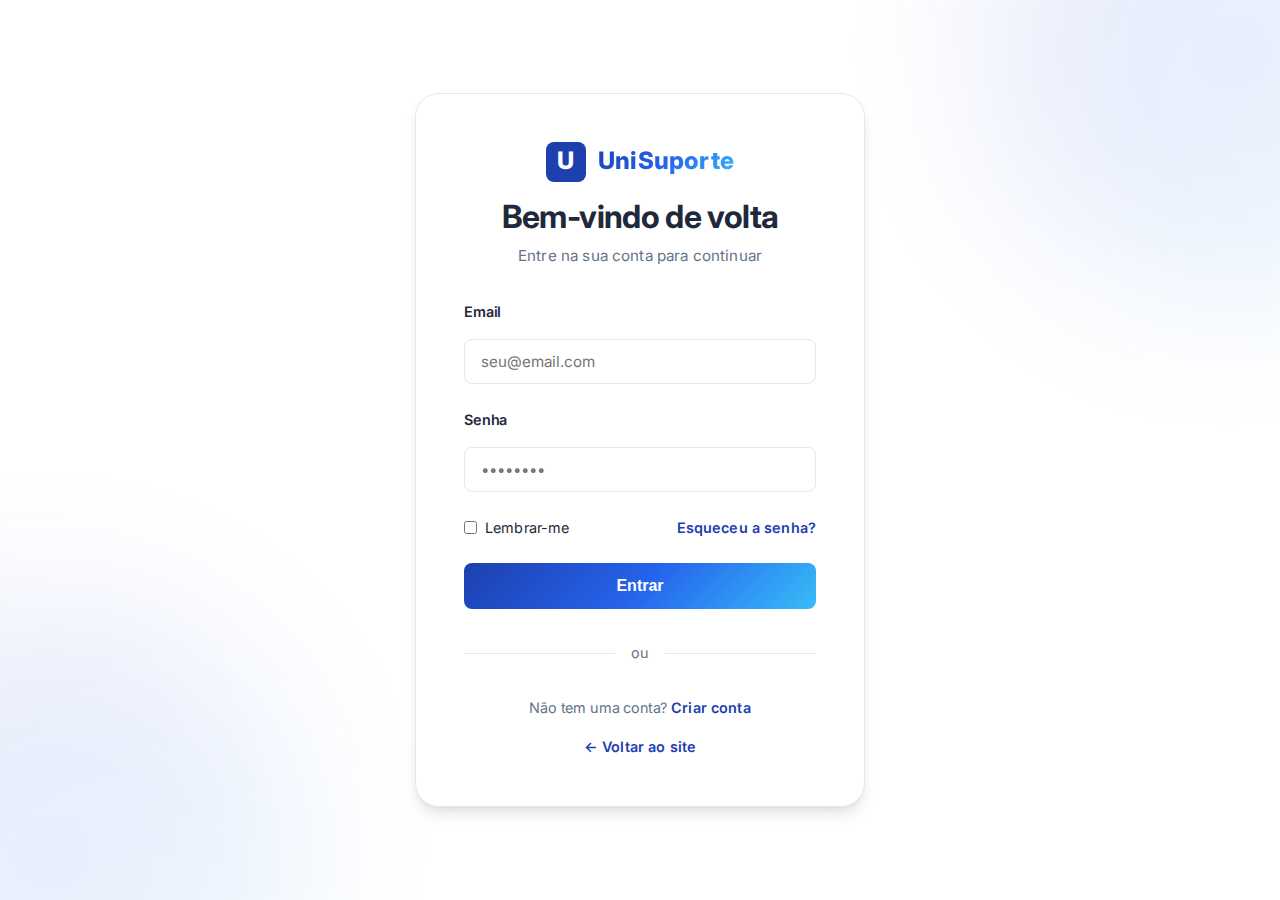
<file: admin.html>
<!DOCTYPE html>
<html lang="pt-BR">
<head>
    <meta charset="UTF-8">
    <meta name="viewport" content="width=device-width, initial-scale=1.0">
    <title>Área do Admin - UniSuporte</title>
    <link rel="preconnect" href="https://fonts.googleapis.com">
    <link rel="preconnect" href="https://fonts.gstatic.com" crossorigin>
    <link href="https://fonts.googleapis.com/css2?family=Inter:wght@400;500;600;700;800&display=swap" rel="stylesheet">
    <link rel="stylesheet" href="styles.css">
    <style>
        .dashboard-page {
            min-height: 100vh;
            background: var(--bg-primary);
            padding-top: 80px;
        }

        .dashboard-container {
            max-width: 1400px;
            margin: 0 auto;
            padding: 2rem;
        }

        .admin-header {
            display: flex;
            justify-content: space-between;
            align-items: center;
            margin-bottom: 2rem;
            padding: 1.5rem;
            background: var(--bg-secondary);
            border-radius: 1rem;
            border: 1px solid var(--border-color);
        }

        .admin-title {
            font-size: 2rem;
            font-weight: 700;
            background: var(--gradient-primary);
            -webkit-background-clip: text;
            -webkit-text-fill-color: transparent;
            background-clip: text;
        }

        .admin-stats-grid {
            display: grid;
            grid-template-columns: repeat(auto-fit, minmax(250px, 1fr));
            gap: 1.5rem;
            margin-bottom: 2rem;
        }

        .admin-stat-card {
            background: var(--bg-secondary);
            border: 1px solid var(--border-color);
            border-radius: 1rem;
            padding: 1.5rem;
            transition: all 0.3s ease;
        }

        .admin-stat-card:hover {
            transform: translateY(-3px);
            box-shadow: var(--shadow-lg);
        }

        .admin-content-grid {
            display: grid;
            grid-template-columns: 2fr 1fr;
            gap: 2rem;
            margin-bottom: 2rem;
        }

        .admin-section {
            background: var(--bg-secondary);
            border: 1px solid var(--border-color);
            border-radius: 1rem;
            padding: 2rem;
        }

        .admin-section h3 {
            font-size: 1.5rem;
            font-weight: 700;
            color: var(--text-primary);
            margin-bottom: 1.5rem;
        }

        .admin-table {
            width: 100%;
            border-collapse: collapse;
        }

        .admin-table th,
        .admin-table td {
            padding: 1rem;
            text-align: left;
            border-bottom: 1px solid var(--border-color);
        }

        .admin-table th {
            font-weight: 700;
            color: var(--text-primary);
            background: var(--bg-primary);
        }

        .admin-table td {
            color: var(--text-light);
        }

        .btn-action {
            padding: 0.5rem 1rem;
            border-radius: 0.5rem;
            border: none;
            cursor: pointer;
            font-size: 0.875rem;
            font-weight: 600;
            transition: all 0.3s ease;
        }

        .btn-approve {
            background: rgba(34, 197, 94, 0.1);
            color: #22c55e;
        }

        .btn-reject {
            background: rgba(239, 68, 68, 0.1);
            color: #ef4444;
        }

        .btn-view {
            background: rgba(59, 130, 246, 0.1);
            color: #3b82f6;
        }

        .user-list-item {
            display: flex;
            justify-content: space-between;
            align-items: center;
            padding: 1rem;
            border-bottom: 1px solid var(--border-color);
        }

        .user-list-item:last-child {
            border-bottom: none;
        }

        .user-info-small {
            display: flex;
            align-items: center;
            gap: 1rem;
        }

        .user-avatar-small {
            width: 40px;
            height: 40px;
            border-radius: 50%;
            background: var(--gradient-primary);
            display: flex;
            align-items: center;
            justify-content: center;
            color: white;
            font-weight: 700;
        }

        @media (max-width: 1024px) {
            .admin-content-grid {
                grid-template-columns: 1fr;
            }
        }
    </style>
</head>
<body>
    <header class="header">
        <nav class="nav">
            <div class="container">
                <div class="nav-content">
                    <div class="logo">UNISUPORTE</div>
                    <ul class="nav-menu">
                        <li><a href="index.html">Início</a></li>
                    </ul>
                    <div class="nav-actions">
                        <button class="theme-toggle" aria-label="Alternar tema" id="themeToggle">
                            <svg class="theme-icon theme-icon-light" width="20" height="20" viewBox="0 0 24 24" fill="none" stroke="currentColor" stroke-width="2">
                                <circle cx="12" cy="12" r="5"></circle>
                                <line x1="12" y1="1" x2="12" y2="3"></line>
                                <line x1="12" y1="21" x2="12" y2="23"></line>
                                <line x1="4.22" y1="4.22" x2="5.64" y2="5.64"></line>
                                <line x1="18.36" y1="18.36" x2="19.78" y2="19.78"></line>
                                <line x1="1" y1="12" x2="3" y2="12"></line>
                                <line x1="21" y1="12" x2="23" y2="12"></line>
                                <line x1="4.22" y1="19.78" x2="5.64" y2="18.36"></line>
                                <line x1="18.36" y1="5.64" x2="19.78" y2="4.22"></line>
                            </svg>
                            <svg class="theme-icon theme-icon-dark" width="20" height="20" viewBox="0 0 24 24" fill="none" stroke="currentColor" stroke-width="2">
                                <path d="M21 12.79A9 9 0 1 1 11.21 3 7 7 0 0 0 21 12.79z"></path>
                            </svg>
                        </button>
                        <button class="btn btn-nav btn-outline" onclick="logout()">Sair</button>
                    </div>
                </div>
            </div>
        </nav>
    </header>

    <div class="dashboard-page">
        <div class="dashboard-container">
            <div class="admin-header">
                <h1 class="admin-title">🔧 Painel Administrativo</h1>
                <div>
                    <span id="adminName">Admin</span>
                </div>
            </div>

            <div class="admin-stats-grid">
                <div class="admin-stat-card">
                    <div class="stat-icon">👥</div>
                    <div class="stat-info">
                        <div class="stat-value" id="totalUsers">0</div>
                        <div class="stat-label">Total de Usuários</div>
                    </div>
                </div>
                <div class="admin-stat-card">
                    <div class="stat-icon">📋</div>
                    <div class="stat-info">
                        <div class="stat-value" id="totalOrders">0</div>
                        <div class="stat-label">Total de Pedidos</div>
                    </div>
                </div>
                <div class="admin-stat-card">
                    <div class="stat-icon">⏳</div>
                    <div class="stat-info">
                        <div class="stat-value" id="pendingOrders">0</div>
                        <div class="stat-label">Pedidos Pendentes</div>
                    </div>
                </div>
                <div class="admin-stat-card">
                    <div class="stat-icon">💰</div>
                    <div class="stat-info">
                        <div class="stat-value" id="totalRevenue">0 Kz</div>
                        <div class="stat-label">Receita Total</div>
                    </div>
                </div>
            </div>

            <div class="admin-content-grid">
                <div class="admin-section">
                    <h3>📋 Pedidos Recentes</h3>
                    <table class="admin-table">
                        <thead>
                            <tr>
                                <th>ID</th>
                                <th>Cliente</th>
                                <th>Serviço</th>
                                <th>Valor</th>
                                <th>Status</th>
                                <th>Ações</th>
                            </tr>
                        </thead>
                        <tbody id="ordersTableBody">
                            <tr>
                                <td colspan="6" style="text-align: center; padding: 2rem; color: var(--text-light);">
                                    Nenhum pedido encontrado
                                </td>
                            </tr>
                        </tbody>
                    </table>
                </div>

                <div class="admin-section">
                    <h3>👥 Usuários Recentes</h3>
                    <div id="usersList">
                        <div style="text-align: center; padding: 2rem; color: var(--text-light);">
                            Nenhum usuário encontrado
                        </div>
                    </div>
                </div>
            </div>

            <div class="admin-section">
                <h3>⚙️ Ações Rápidas</h3>
                <div style="display: flex; gap: 1rem; flex-wrap: wrap;">
                    <button class="btn btn-primary" onclick="exportData()">📥 Exportar Dados</button>
                    <button class="btn btn-outline" onclick="viewReports()">📊 Relatórios</button>
                    <button class="btn btn-outline" onclick="manageUsers()">👥 Gerenciar Usuários</button>
                    <button class="btn btn-outline" onclick="systemSettings()">⚙️ Configurações</button>
                </div>
            </div>
        </div>
    </div>

    <script src="script.js"></script>
    <script>
        // Load theme
        const savedTheme = localStorage.getItem('theme');
        if (savedTheme === 'dark') {
            document.documentElement.setAttribute('data-theme', 'dark');
        }

        // Theme toggle
        const themeToggle = document.getElementById('themeToggle');
        if (themeToggle) {
            themeToggle.addEventListener('click', function() {
                const currentTheme = document.documentElement.getAttribute('data-theme');
                if (currentTheme === 'dark') {
                    document.documentElement.removeAttribute('data-theme');
                    localStorage.setItem('theme', 'light');
                } else {
                    document.documentElement.setAttribute('data-theme', 'dark');
                    localStorage.setItem('theme', 'dark');
                }
            });
        }

        // Check authentication
        const currentUser = JSON.parse(localStorage.getItem('currentUser') || 'null');
        if (!currentUser || currentUser.role !== 'admin' || !localStorage.getItem('isLoggedIn')) {
            window.location.href = 'login.html';
        }

        // Load admin name
        if (currentUser) {
            document.getElementById('adminName').textContent = `${currentUser.firstName} ${currentUser.lastName}`;
        }

        // Load statistics
        function loadStatistics() {
            const users = JSON.parse(localStorage.getItem('users') || '[]');
            const orders = JSON.parse(localStorage.getItem('orders') || '[]');
            
            document.getElementById('totalUsers').textContent = users.length;
            document.getElementById('totalOrders').textContent = orders.length;
            document.getElementById('pendingOrders').textContent = orders.filter(o => o.status === 'pending' || o.status === 'processing').length;
            document.getElementById('totalRevenue').textContent = orders.reduce((sum, o) => sum + (o.amount || 0), 0).toLocaleString('pt-AO') + ' Kz';
        }

        // Load orders
        function loadOrders() {
            const orders = JSON.parse(localStorage.getItem('orders') || '[]');
            const users = JSON.parse(localStorage.getItem('users') || '[]');
            
            const tbody = document.getElementById('ordersTableBody');
            if (orders.length === 0) {
                tbody.innerHTML = '<tr><td colspan="6" style="text-align: center; padding: 2rem; color: var(--text-light);">Nenhum pedido encontrado</td></tr>';
            } else {
                const recentOrders = orders.slice().reverse().slice(0, 10);
                tbody.innerHTML = recentOrders.map(order => {
                    const user = users.find(u => u.id === order.userId);
                    return `
                        <tr>
                            <td>#${order.id}</td>
                            <td>${user ? `${user.firstName} ${user.lastName}` : 'N/A'}</td>
                            <td>${order.service}</td>
                            <td>${order.amount.toLocaleString('pt-AO')} Kz</td>
                            <td><span class="status-badge status-${order.status}">${getStatusText(order.status)}</span></td>
                            <td>
                                <button class="btn-action btn-view" onclick="viewOrder('${order.id}')">Ver</button>
                                ${order.status === 'pending' ? `
                                    <button class="btn-action btn-approve" onclick="approveOrder('${order.id}')">Aprovar</button>
                                    <button class="btn-action btn-reject" onclick="rejectOrder('${order.id}')">Rejeitar</button>
                                ` : ''}
                            </td>
                        </tr>
                    `;
                }).join('');
            }
        }

        // Load users
        function loadUsers() {
            const users = JSON.parse(localStorage.getItem('users') || '[]');
            const usersList = document.getElementById('usersList');
            
            if (users.length === 0) {
                usersList.innerHTML = '<div style="text-align: center; padding: 2rem; color: var(--text-light);">Nenhum usuário encontrado</div>';
            } else {
                const recentUsers = users.slice().reverse().slice(0, 10);
                usersList.innerHTML = recentUsers.map(user => `
                    <div class="user-list-item">
                        <div class="user-info-small">
                            <div class="user-avatar-small">${user.firstName[0].toUpperCase()}</div>
                            <div>
                                <div style="font-weight: 600; color: var(--text-primary);">${user.firstName} ${user.lastName}</div>
                                <div style="font-size: 0.875rem; color: var(--text-light);">${user.email}</div>
                            </div>
                        </div>
                        <div>
                            <span style="font-size: 0.875rem; color: var(--text-light);">${new Date(user.createdAt).toLocaleDateString('pt-BR')}</span>
                        </div>
                    </div>
                `).join('');
            }
        }

        function getStatusText(status) {
            const statusMap = {
                'pending': 'Pendente',
                'processing': 'Em Processo',
                'completed': 'Concluído',
                'cancelled': 'Cancelado'
            };
            return statusMap[status] || status;
        }

        function viewOrder(orderId) {
            alert('Visualizar pedido #' + orderId);
        }

        function approveOrder(orderId) {
            const orders = JSON.parse(localStorage.getItem('orders') || '[]');
            const orderIndex = orders.findIndex(o => o.id === orderId);
            if (orderIndex !== -1) {
                orders[orderIndex].status = 'processing';
                localStorage.setItem('orders', JSON.stringify(orders));
                loadOrders();
                loadStatistics();
                alert('Pedido aprovado!');
            }
        }

        function rejectOrder(orderId) {
            if (confirm('Tem certeza que deseja rejeitar este pedido?')) {
                const orders = JSON.parse(localStorage.getItem('orders') || '[]');
                const orderIndex = orders.findIndex(o => o.id === orderId);
                if (orderIndex !== -1) {
                    orders[orderIndex].status = 'cancelled';
                    localStorage.setItem('orders', JSON.stringify(orders));
                    loadOrders();
                    loadStatistics();
                    alert('Pedido rejeitado!');
                }
            }
        }

        function exportData() {
            alert('Funcionalidade de exportação em desenvolvimento');
        }

        function viewReports() {
            alert('Relatórios em desenvolvimento');
        }

        function manageUsers() {
            alert('Gerenciamento de usuários em desenvolvimento');
        }

        function systemSettings() {
            alert('Configurações do sistema em desenvolvimento');
        }

        function logout() {
            localStorage.removeItem('currentUser');
            localStorage.removeItem('isLoggedIn');
            window.location.href = 'login.html';
        }

        // Initialize
        loadStatistics();
        loadOrders();
        loadUsers();
    </script>
</body>
</html>
</file>
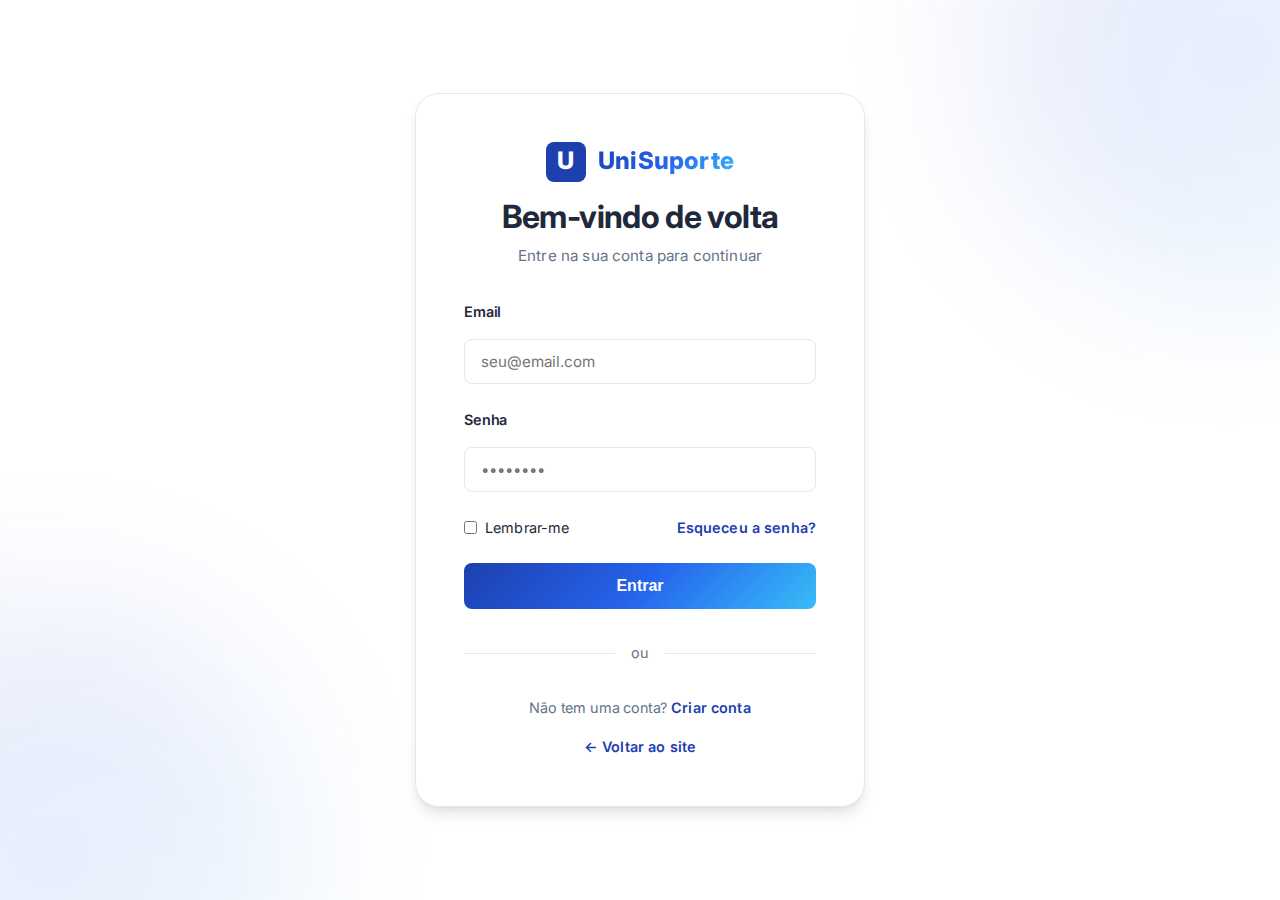
<file: cliente.html>
<!DOCTYPE html>
<html lang="pt-BR">
<head>
    <meta charset="UTF-8">
    <meta name="viewport" content="width=device-width, initial-scale=1.0">
    <title>Área do Cliente - UniSuporte</title>
    <link rel="preconnect" href="https://fonts.googleapis.com">
    <link rel="preconnect" href="https://fonts.gstatic.com" crossorigin>
    <link href="https://fonts.googleapis.com/css2?family=Inter:wght@400;500;600;700;800&display=swap" rel="stylesheet">
    <link rel="stylesheet" href="styles.css">
    <style>
        .dashboard-page {
            min-height: 100vh;
            background: var(--bg-primary);
            padding-top: 80px;
        }

        .dashboard-container {
            max-width: 1200px;
            margin: 0 auto;
            padding: 2rem;
        }

        .dashboard-header {
            display: flex;
            justify-content: space-between;
            align-items: center;
            margin-bottom: 2rem;
            padding-bottom: 1.5rem;
            border-bottom: 2px solid var(--border-color);
        }

        .user-info {
            display: flex;
            align-items: center;
            gap: 1rem;
        }

        .user-avatar {
            width: 50px;
            height: 50px;
            border-radius: 50%;
            background: var(--gradient-primary);
            display: flex;
            align-items: center;
            justify-content: center;
            color: white;
            font-weight: 700;
            font-size: 1.25rem;
        }

        .user-details h2 {
            font-size: 1.5rem;
            font-weight: 700;
            color: var(--text-primary);
            margin-bottom: 0.25rem;
        }

        .user-details p {
            color: var(--text-light);
            font-size: 0.9rem;
        }

        .dashboard-tabs {
            display: flex;
            gap: 1rem;
            margin-bottom: 2rem;
            border-bottom: 2px solid var(--border-color);
            flex-wrap: wrap;
        }

        .tab-button {
            padding: 1rem 1.5rem;
            background: transparent;
            border: none;
            border-bottom: 3px solid transparent;
            color: var(--text-light);
            font-weight: 600;
            cursor: pointer;
            transition: all 0.3s ease;
            font-size: 0.95rem;
        }

        .tab-button.active {
            color: var(--accent-start);
            border-bottom-color: var(--accent-start);
        }

        .tab-button:hover {
            color: var(--accent-start);
        }

        .tab-content {
            display: none;
        }

        .tab-content.active {
            display: block;
        }

        .orders-table {
            width: 100%;
            border-collapse: collapse;
            margin-top: 1rem;
        }

        .orders-table th,
        .orders-table td {
            padding: 1rem;
            text-align: left;
            border-bottom: 1px solid var(--border-color);
        }

        .orders-table th {
            font-weight: 700;
            color: var(--text-primary);
            background: var(--bg-secondary);
        }

        .orders-table td {
            color: var(--text-light);
        }

        .status-badge {
            display: inline-block;
            padding: 0.25rem 0.75rem;
            border-radius: 50px;
            font-size: 0.75rem;
            font-weight: 600;
        }

        .status-pending {
            background: rgba(251, 191, 36, 0.1);
            color: #f59e0b;
        }

        .status-processing {
            background: rgba(59, 130, 246, 0.1);
            color: #3b82f6;
        }

        .status-completed {
            background: rgba(34, 197, 94, 0.1);
            color: #22c55e;
        }

        .status-cancelled {
            background: rgba(239, 68, 68, 0.1);
            color: #ef4444;
        }

        .empty-state {
            text-align: center;
            padding: 3rem;
            color: var(--text-light);
        }

        .empty-state svg {
            width: 64px;
            height: 64px;
            margin: 0 auto 1rem;
            opacity: 0.5;
        }
    </style>
</head>
<body>
    <header class="header">
        <nav class="nav">
            <div class="container">
                <div class="nav-content">
                    <div class="logo">UNISUPORTE</div>
                    <ul class="nav-menu">
                        <li><a href="index.html">Início</a></li>
                    </ul>
                    <div class="nav-actions">
                        <button class="theme-toggle" aria-label="Alternar tema" id="themeToggle">
                            <svg class="theme-icon theme-icon-light" width="20" height="20" viewBox="0 0 24 24" fill="none" stroke="currentColor" stroke-width="2">
                                <circle cx="12" cy="12" r="5"></circle>
                                <line x1="12" y1="1" x2="12" y2="3"></line>
                                <line x1="12" y1="21" x2="12" y2="23"></line>
                                <line x1="4.22" y1="4.22" x2="5.64" y2="5.64"></line>
                                <line x1="18.36" y1="18.36" x2="19.78" y2="19.78"></line>
                                <line x1="1" y1="12" x2="3" y2="12"></line>
                                <line x1="21" y1="12" x2="23" y2="12"></line>
                                <line x1="4.22" y1="19.78" x2="5.64" y2="18.36"></line>
                                <line x1="18.36" y1="5.64" x2="19.78" y2="4.22"></line>
                            </svg>
                            <svg class="theme-icon theme-icon-dark" width="20" height="20" viewBox="0 0 24 24" fill="none" stroke="currentColor" stroke-width="2">
                                <path d="M21 12.79A9 9 0 1 1 11.21 3 7 7 0 0 0 21 12.79z"></path>
                            </svg>
                        </button>
                        <button class="btn btn-nav btn-outline" onclick="logout()">Sair</button>
                    </div>
                </div>
            </div>
        </nav>
    </header>

    <div class="dashboard-page">
        <div class="dashboard-container">
            <div class="dashboard-header">
                <div class="user-info">
                    <div class="user-avatar" id="userAvatar">U</div>
                    <div class="user-details">
                        <h2 id="userName">Carregando...</h2>
                        <p id="userEmail">-</p>
                    </div>
                </div>
            </div>

            <div class="dashboard-stats">
                <div class="dashboard-stat-card">
                    <div class="stat-icon">📋</div>
                    <div class="stat-info">
                        <div class="stat-value" id="totalOrders">0</div>
                        <div class="stat-label">Pedidos Totais</div>
                    </div>
                </div>
                <div class="dashboard-stat-card">
                    <div class="stat-icon">⏳</div>
                    <div class="stat-info">
                        <div class="stat-value" id="pendingOrders">0</div>
                        <div class="stat-label">Em Andamento</div>
                    </div>
                </div>
                <div class="dashboard-stat-card">
                    <div class="stat-icon">✅</div>
                    <div class="stat-info">
                        <div class="stat-value" id="completedOrders">0</div>
                        <div class="stat-label">Concluídos</div>
                    </div>
                </div>
                <div class="dashboard-stat-card">
                    <div class="stat-icon">💰</div>
                    <div class="stat-info">
                        <div class="stat-value" id="totalSpent">0 Kz</div>
                        <div class="stat-label">Total Gasto</div>
                    </div>
                </div>
            </div>

            <div class="dashboard-tabs">
                <button class="tab-button active" data-tab="orders">📦 Meus Pedidos</button>
                <button class="tab-button" data-tab="profile">👤 Perfil</button>
                <button class="tab-button" data-tab="settings">⚙️ Configurações</button>
            </div>

            <div id="ordersTab" class="tab-content active">
                <div class="dashboard-section">
                    <h4>Histórico de Pedidos</h4>
                    <table class="orders-table">
                        <thead>
                            <tr>
                                <th>ID</th>
                                <th>Serviço</th>
                                <th>Data</th>
                                <th>Valor</th>
                                <th>Status</th>
                                <th>Ações</th>
                            </tr>
                        </thead>
                        <tbody id="ordersTableBody">
                            <tr>
                                <td colspan="6">
                                    <div class="empty-state">
                                        <p>Nenhum pedido encontrado</p>
                                    </div>
                                </td>
                            </tr>
                        </tbody>
                    </table>
                </div>
            </div>

            <div id="profileTab" class="tab-content">
                <div class="dashboard-section">
                    <h4>Informações Pessoais</h4>
                    <form id="profileForm" class="auth-form">
                        <div class="form-row">
                            <div class="form-group">
                                <label>Nome</label>
                                <input type="text" id="profileFirstName" required>
                            </div>
                            <div class="form-group">
                                <label>Sobrenome</label>
                                <input type="text" id="profileLastName" required>
                            </div>
                        </div>
                        <div class="form-group">
                            <label>Email</label>
                            <input type="email" id="profileEmail" required>
                        </div>
                        <div class="form-group">
                            <label>Telefone</label>
                            <input type="tel" id="profilePhone" required>
                        </div>
                        <button type="submit" class="btn-auth btn-auth-primary">Salvar Alterações</button>
                    </form>
                </div>
            </div>

            <div id="settingsTab" class="tab-content">
                <div class="dashboard-section">
                    <h4>Configurações</h4>
                    <div class="form-group">
                        <label class="form-checkbox">
                            <input type="checkbox" id="emailNotifications">
                            <span>Receber notificações por email</span>
                        </label>
                    </div>
                    <div class="form-group">
                        <label class="form-checkbox">
                            <input type="checkbox" id="smsNotifications">
                            <span>Receber notificações por SMS</span>
                        </label>
                    </div>
                    <button class="btn-auth btn-auth-primary" onclick="saveSettings()">Salvar Configurações</button>
                </div>
            </div>
        </div>
    </div>

    <script src="script.js"></script>
    <script>
        // Load theme
        const savedTheme = localStorage.getItem('theme');
        if (savedTheme === 'dark') {
            document.documentElement.setAttribute('data-theme', 'dark');
        }

        // Theme toggle
        const themeToggle = document.getElementById('themeToggle');
        if (themeToggle) {
            themeToggle.addEventListener('click', function() {
                const currentTheme = document.documentElement.getAttribute('data-theme');
                if (currentTheme === 'dark') {
                    document.documentElement.removeAttribute('data-theme');
                    localStorage.setItem('theme', 'light');
                } else {
                    document.documentElement.setAttribute('data-theme', 'dark');
                    localStorage.setItem('theme', 'dark');
                }
            });
        }

        // Check authentication
        const currentUser = JSON.parse(localStorage.getItem('currentUser') || 'null');
        if (!currentUser || !localStorage.getItem('isLoggedIn')) {
            window.location.href = 'login.html';
        }

        // Load user data
        function loadUserData() {
            if (currentUser) {
                document.getElementById('userName').textContent = `${currentUser.firstName} ${currentUser.lastName}`;
                document.getElementById('userEmail').textContent = currentUser.email;
                document.getElementById('userAvatar').textContent = currentUser.firstName[0].toUpperCase();
                
                // Load profile form
                document.getElementById('profileFirstName').value = currentUser.firstName;
                document.getElementById('profileLastName').value = currentUser.lastName;
                document.getElementById('profileEmail').value = currentUser.email;
                document.getElementById('profilePhone').value = currentUser.phone || '';
            }
        }

        // Load orders
        function loadOrders() {
            const orders = JSON.parse(localStorage.getItem('orders') || '[]');
            const userOrders = orders.filter(o => o.userId === currentUser.id);
            
            // Update stats
            document.getElementById('totalOrders').textContent = userOrders.length;
            document.getElementById('pendingOrders').textContent = userOrders.filter(o => o.status === 'pending' || o.status === 'processing').length;
            document.getElementById('completedOrders').textContent = userOrders.filter(o => o.status === 'completed').length;
            document.getElementById('totalSpent').textContent = userOrders.reduce((sum, o) => sum + (o.amount || 0), 0).toLocaleString('pt-AO') + ' Kz';

            // Render table
            const tbody = document.getElementById('ordersTableBody');
            if (userOrders.length === 0) {
                tbody.innerHTML = '<tr><td colspan="6"><div class="empty-state"><p>Nenhum pedido encontrado</p></div></td></tr>';
            } else {
                tbody.innerHTML = userOrders.map(order => `
                    <tr>
                        <td>#${order.id}</td>
                        <td>${order.service}</td>
                        <td>${new Date(order.date).toLocaleDateString('pt-BR')}</td>
                        <td>${order.amount.toLocaleString('pt-AO')} Kz</td>
                        <td><span class="status-badge status-${order.status}">${getStatusText(order.status)}</span></td>
                        <td><a href="#" onclick="viewOrder('${order.id}')">Ver detalhes</a></td>
                    </tr>
                `).join('');
            }
        }

        function getStatusText(status) {
            const statusMap = {
                'pending': 'Pendente',
                'processing': 'Em Processo',
                'completed': 'Concluído',
                'cancelled': 'Cancelado'
            };
            return statusMap[status] || status;
        }

        // Tab navigation
        document.querySelectorAll('.tab-button').forEach(button => {
            button.addEventListener('click', function() {
                document.querySelectorAll('.tab-button').forEach(b => b.classList.remove('active'));
                document.querySelectorAll('.tab-content').forEach(c => c.classList.remove('active'));
                
                this.classList.add('active');
                const tabId = this.dataset.tab + 'Tab';
                document.getElementById(tabId).classList.add('active');
            });
        });

        // Profile form
        document.getElementById('profileForm').addEventListener('submit', function(e) {
            e.preventDefault();
            const users = JSON.parse(localStorage.getItem('users') || '[]');
            const userIndex = users.findIndex(u => u.id === currentUser.id);
            
            if (userIndex !== -1) {
                users[userIndex].firstName = document.getElementById('profileFirstName').value;
                users[userIndex].lastName = document.getElementById('profileLastName').value;
                users[userIndex].email = document.getElementById('profileEmail').value;
                users[userIndex].phone = document.getElementById('profilePhone').value;
                
                localStorage.setItem('users', JSON.stringify(users));
                localStorage.setItem('currentUser', JSON.stringify(users[userIndex]));
                
                loadUserData();
                alert('Perfil atualizado com sucesso!');
            }
        });

        function saveSettings() {
            const settings = {
                emailNotifications: document.getElementById('emailNotifications').checked,
                smsNotifications: document.getElementById('smsNotifications').checked
            };
            localStorage.setItem('userSettings_' + currentUser.id, JSON.stringify(settings));
            alert('Configurações salvas!');
        }

        function logout() {
            localStorage.removeItem('currentUser');
            localStorage.removeItem('isLoggedIn');
            window.location.href = 'login.html';
        }

        function viewOrder(orderId) {
            alert('Detalhes do pedido #' + orderId);
        }

        // Initialize
        loadUserData();
        loadOrders();
        
        // Load settings
        const settings = JSON.parse(localStorage.getItem('userSettings_' + currentUser.id) || '{}');
        if (settings.emailNotifications !== undefined) {
            document.getElementById('emailNotifications').checked = settings.emailNotifications;
        }
        if (settings.smsNotifications !== undefined) {
            document.getElementById('smsNotifications').checked = settings.smsNotifications;
        }
    </script>
</body>
</html>
</file>
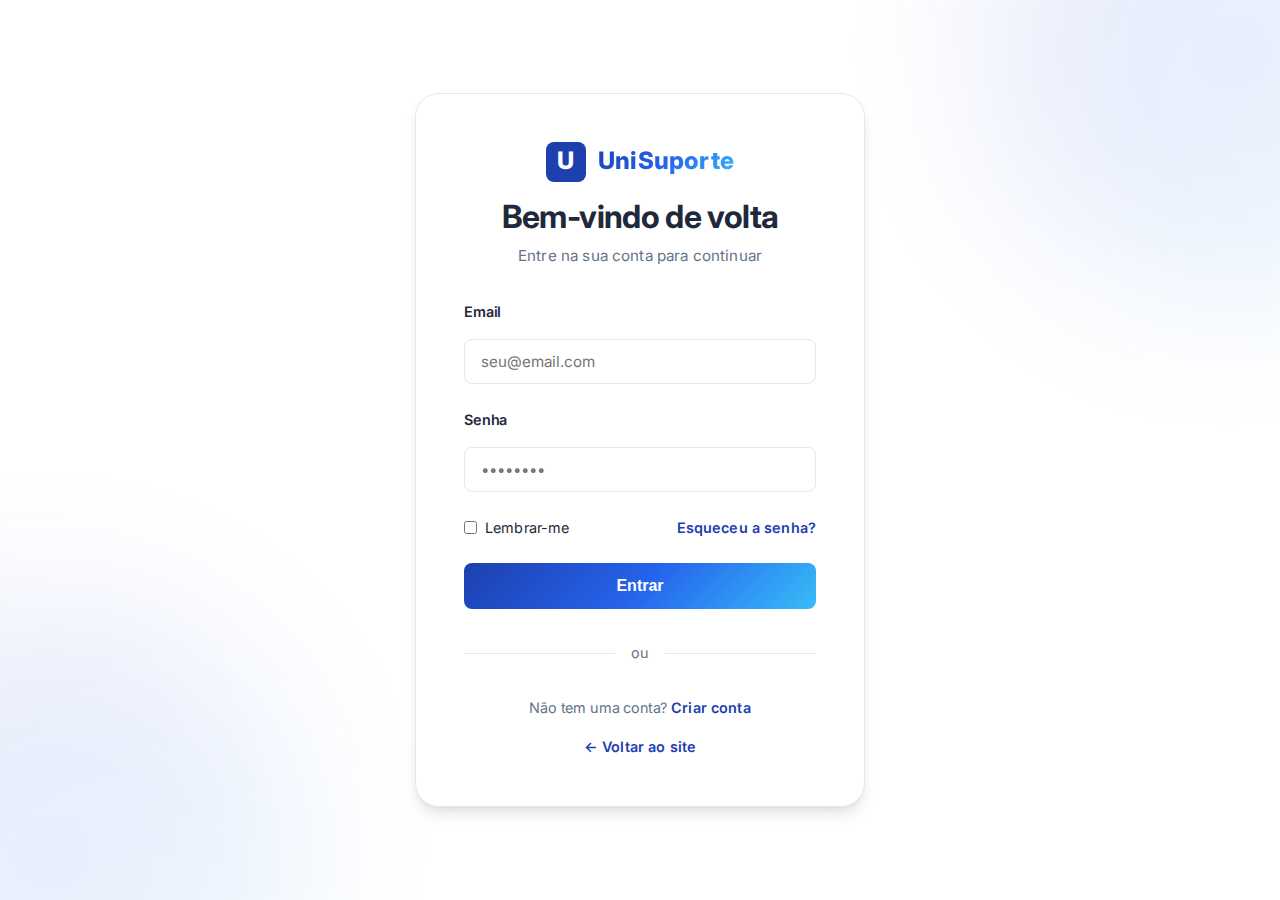
<file: login.html>
<!DOCTYPE html>
<html lang="pt-BR">
<head>
    <meta charset="UTF-8">
    <meta name="viewport" content="width=device-width, initial-scale=1.0">
    <meta name="description" content="Login - UniSuporte">
    <title>Login - UniSuporte</title>
    <link rel="preconnect" href="https://fonts.googleapis.com">
    <link rel="preconnect" href="https://fonts.gstatic.com" crossorigin>
    <link href="https://fonts.googleapis.com/css2?family=Inter:wght@400;500;600;700;800&display=swap" rel="stylesheet">
    <link rel="stylesheet" href="styles.css">
    <style>
        .auth-container {
            min-height: 100vh;
            display: flex;
            align-items: center;
            justify-content: center;
            padding: 2rem;
            background: var(--bg-primary);
            position: relative;
            overflow: hidden;
        }

        .auth-bg-shapes {
            position: absolute;
            top: 0;
            left: 0;
            right: 0;
            bottom: 0;
            z-index: 0;
            overflow: hidden;
            pointer-events: none;
        }

        .auth-bg-shape {
            position: absolute;
            width: 500px;
            height: 500px;
            border-radius: 50%;
            background: var(--gradient-primary);
            filter: blur(80px);
            opacity: 0.1;
        }

        .auth-bg-shape-1 {
            top: -200px;
            right: -200px;
        }

        .auth-bg-shape-2 {
            bottom: -200px;
            left: -200px;
        }

        .auth-card {
            background: var(--bg-primary);
            border: 1px solid var(--border-color);
            border-radius: 1.5rem;
            padding: 3rem;
            width: 100%;
            max-width: 450px;
            box-shadow: var(--shadow-lg);
            position: relative;
            z-index: 1;
        }

        .auth-header {
            text-align: center;
            margin-bottom: 2rem;
        }

        .auth-logo {
            display: flex;
            align-items: center;
            justify-content: center;
            gap: 0.75rem;
            margin-bottom: 1rem;
        }

        .auth-logo-icon {
            width: 40px;
            height: 40px;
            background: var(--accent-start);
            border-radius: 8px;
            display: flex;
            align-items: center;
            justify-content: center;
            color: white;
            font-size: 1.5rem;
            font-weight: 800;
        }

        .auth-logo-text {
            font-size: 1.5rem;
            font-weight: 800;
            background: var(--gradient-primary);
            -webkit-background-clip: text;
            -webkit-text-fill-color: transparent;
            background-clip: text;
        }

        .auth-title {
            font-size: 2rem;
            font-weight: 700;
            color: var(--text-primary);
            margin-bottom: 0.5rem;
        }

        .auth-subtitle {
            color: var(--text-light);
            font-size: 0.95rem;
        }

        .auth-form {
            margin-top: 2rem;
        }

        .form-group {
            margin-bottom: 1.5rem;
        }

        .form-group label {
            display: block;
            font-weight: 600;
            color: var(--text-primary);
            margin-bottom: 0.5rem;
            font-size: 0.9rem;
        }

        .form-group input {
            width: 100%;
            padding: 0.75rem 1rem;
            border: 1.5px solid var(--border-color);
            border-radius: 0.5rem;
            font-size: 0.95rem;
            background: var(--bg-primary);
            color: var(--text-primary);
            transition: all 0.3s ease;
        }

        .form-group input:focus {
            outline: none;
            border-color: var(--accent-start);
            box-shadow: 0 0 0 3px rgba(30, 64, 175, 0.1);
        }

        .form-options {
            display: flex;
            justify-content: space-between;
            align-items: center;
            margin-bottom: 1.5rem;
            font-size: 0.9rem;
        }

        .form-checkbox {
            display: flex;
            align-items: center;
            gap: 0.5rem;
        }

        .form-checkbox input {
            width: auto;
        }

        .form-link {
            color: var(--accent-start);
            text-decoration: none;
            font-weight: 600;
        }

        .form-link:hover {
            text-decoration: underline;
        }

        .btn-auth {
            width: 100%;
            padding: 0.875rem;
            font-size: 1rem;
            font-weight: 600;
            border-radius: 0.5rem;
            border: none;
            cursor: pointer;
            transition: all 0.3s ease;
        }

        .btn-auth-primary {
            background: var(--gradient-primary);
            color: white;
        }

        .btn-auth-primary:hover {
            transform: translateY(-2px);
            box-shadow: var(--shadow-accent-lg);
        }

        .auth-divider {
            text-align: center;
            margin: 2rem 0;
            position: relative;
            color: var(--text-light);
            font-size: 0.9rem;
        }

        .auth-divider::before {
            content: '';
            position: absolute;
            top: 50%;
            left: 0;
            right: 0;
            height: 1px;
            background: var(--border-color);
        }

        .auth-divider span {
            background: var(--bg-primary);
            padding: 0 1rem;
            position: relative;
        }

        .auth-footer {
            text-align: center;
            margin-top: 2rem;
            color: var(--text-light);
            font-size: 0.9rem;
        }

        .auth-footer a {
            color: var(--accent-start);
            text-decoration: none;
            font-weight: 600;
        }

        .error-message {
            background: rgba(239, 68, 68, 0.1);
            color: #dc2626;
            padding: 0.75rem;
            border-radius: 0.5rem;
            margin-bottom: 1rem;
            font-size: 0.9rem;
            display: none;
        }

        .error-message.show {
            display: block;
        }

        @media (max-width: 768px) {
            .auth-card {
                padding: 2rem 1.5rem;
            }

            .auth-title {
                font-size: 1.75rem;
            }
        }
    </style>
</head>
<body>
    <div class="auth-container">
        <div class="auth-bg-shapes">
            <div class="auth-bg-shape auth-bg-shape-1"></div>
            <div class="auth-bg-shape auth-bg-shape-2"></div>
        </div>

        <div class="auth-card">
            <div class="auth-header">
                <div class="auth-logo">
                    <div class="auth-logo-icon">U</div>
                    <span class="auth-logo-text">UniSuporte</span>
                </div>
                <h1 class="auth-title">Bem-vindo de volta</h1>
                <p class="auth-subtitle">Entre na sua conta para continuar</p>
            </div>

            <div id="errorMessage" class="error-message"></div>

            <form id="loginForm" class="auth-form">
                <div class="form-group">
                    <label for="email">Email</label>
                    <input type="email" id="email" name="email" required placeholder="seu@email.com">
                </div>

                <div class="form-group">
                    <label for="password">Senha</label>
                    <input type="password" id="password" name="password" required placeholder="••••••••">
                </div>

                <div class="form-options">
                    <label class="form-checkbox">
                        <input type="checkbox" name="remember">
                        <span>Lembrar-me</span>
                    </label>
                    <a href="#" class="form-link">Esqueceu a senha?</a>
                </div>

                <button type="submit" class="btn-auth btn-auth-primary">Entrar</button>
            </form>

            <div class="auth-divider">
                <span>ou</span>
            </div>

            <div class="auth-footer">
                Não tem uma conta? <a href="registro.html">Criar conta</a>
            </div>

            <div class="auth-footer" style="margin-top: 1rem;">
                <a href="index.html">← Voltar ao site</a>
            </div>
        </div>
    </div>

    <script src="script.js"></script>
    <script>
        // Theme toggle
        const themeToggle = document.getElementById('themeToggle');
        if (themeToggle) {
            // Load theme
            const savedTheme = localStorage.getItem('theme');
            if (savedTheme === 'dark') {
                document.documentElement.setAttribute('data-theme', 'dark');
            }
        }

        // Login form handler
        document.getElementById('loginForm').addEventListener('submit', function(e) {
            e.preventDefault();
            
            const email = document.getElementById('email').value;
            const password = document.getElementById('password').value;
            const errorMessage = document.getElementById('errorMessage');
            
            // Simulação de login (substituir por API real)
            const users = JSON.parse(localStorage.getItem('users') || '[]');
            const user = users.find(u => u.email === email && u.password === password);
            
            if (user) {
                // Salvar sessão
                localStorage.setItem('currentUser', JSON.stringify(user));
                localStorage.setItem('isLoggedIn', 'true');
                
                // Redirecionar baseado no tipo de usuário
                if (user.role === 'admin') {
                    window.location.href = 'admin.html';
                } else {
                    window.location.href = 'cliente.html';
                }
            } else {
                errorMessage.textContent = 'Email ou senha incorretos. Tente novamente.';
                errorMessage.classList.add('show');
                setTimeout(() => {
                    errorMessage.classList.remove('show');
                }, 5000);
            }
        });
    </script>
</body>
</html>
</file>
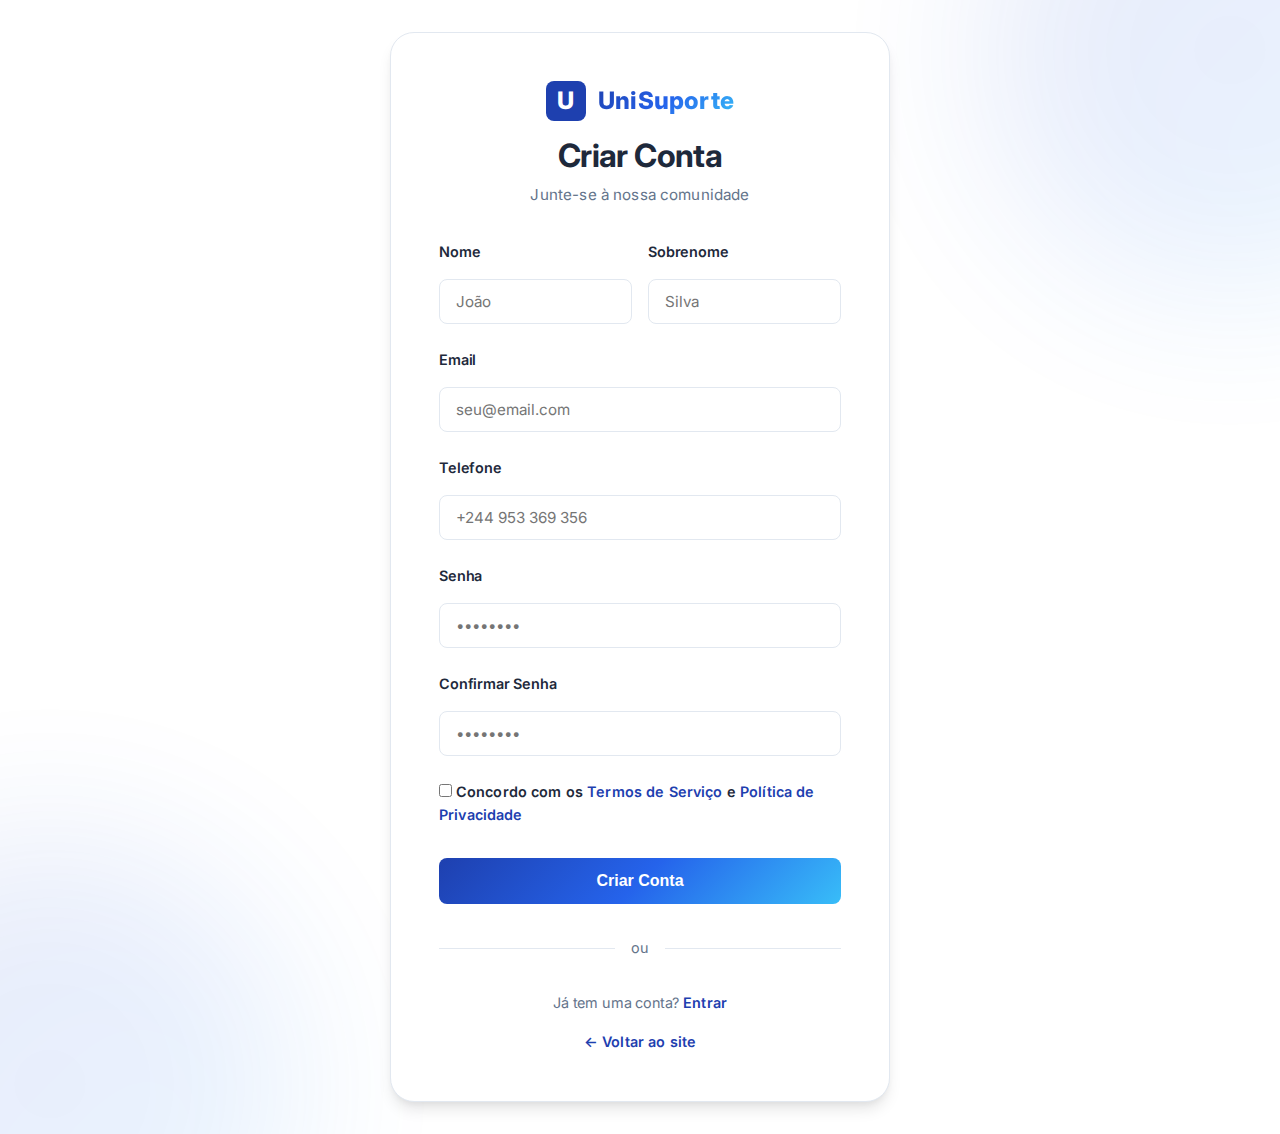
<file: registro.html>
<!DOCTYPE html>
<html lang="pt-BR">
<head>
    <meta charset="UTF-8">
    <meta name="viewport" content="width=device-width, initial-scale=1.0">
    <meta name="description" content="Registro - UniSuporte">
    <title>Criar Conta - UniSuporte</title>
    <link rel="preconnect" href="https://fonts.googleapis.com">
    <link rel="preconnect" href="https://fonts.gstatic.com" crossorigin>
    <link href="https://fonts.googleapis.com/css2?family=Inter:wght@400;500;600;700;800&display=swap" rel="stylesheet">
    <link rel="stylesheet" href="styles.css">
    <style>
        .auth-container {
            min-height: 100vh;
            display: flex;
            align-items: center;
            justify-content: center;
            padding: 2rem;
            background: var(--bg-primary);
            position: relative;
            overflow: hidden;
        }

        .auth-bg-shapes {
            position: absolute;
            top: 0;
            left: 0;
            right: 0;
            bottom: 0;
            z-index: 0;
            overflow: hidden;
            pointer-events: none;
        }

        .auth-bg-shape {
            position: absolute;
            width: 500px;
            height: 500px;
            border-radius: 50%;
            background: var(--gradient-primary);
            filter: blur(80px);
            opacity: 0.1;
        }

        .auth-bg-shape-1 {
            top: -200px;
            right: -200px;
        }

        .auth-bg-shape-2 {
            bottom: -200px;
            left: -200px;
        }

        .auth-card {
            background: var(--bg-primary);
            border: 1px solid var(--border-color);
            border-radius: 1.5rem;
            padding: 3rem;
            width: 100%;
            max-width: 500px;
            box-shadow: var(--shadow-lg);
            position: relative;
            z-index: 1;
        }

        .auth-header {
            text-align: center;
            margin-bottom: 2rem;
        }

        .auth-logo {
            display: flex;
            align-items: center;
            justify-content: center;
            gap: 0.75rem;
            margin-bottom: 1rem;
        }

        .auth-logo-icon {
            width: 40px;
            height: 40px;
            background: var(--accent-start);
            border-radius: 8px;
            display: flex;
            align-items: center;
            justify-content: center;
            color: white;
            font-size: 1.5rem;
            font-weight: 800;
        }

        .auth-logo-text {
            font-size: 1.5rem;
            font-weight: 800;
            background: var(--gradient-primary);
            -webkit-background-clip: text;
            -webkit-text-fill-color: transparent;
            background-clip: text;
        }

        .auth-title {
            font-size: 2rem;
            font-weight: 700;
            color: var(--text-primary);
            margin-bottom: 0.5rem;
        }

        .auth-subtitle {
            color: var(--text-light);
            font-size: 0.95rem;
        }

        .auth-form {
            margin-top: 2rem;
        }

        .form-group {
            margin-bottom: 1.5rem;
        }

        .form-group label {
            display: block;
            font-weight: 600;
            color: var(--text-primary);
            margin-bottom: 0.5rem;
            font-size: 0.9rem;
        }

        .form-group input,
        .form-group select {
            width: 100%;
            padding: 0.75rem 1rem;
            border: 1.5px solid var(--border-color);
            border-radius: 0.5rem;
            font-size: 0.95rem;
            background: var(--bg-primary);
            color: var(--text-primary);
            transition: all 0.3s ease;
        }

        .form-group input:focus,
        .form-group select:focus {
            outline: none;
            border-color: var(--accent-start);
            box-shadow: 0 0 0 3px rgba(30, 64, 175, 0.1);
        }

        .form-row {
            display: grid;
            grid-template-columns: 1fr 1fr;
            gap: 1rem;
        }

        .form-checkbox {
            display: flex;
            align-items: flex-start;
            gap: 0.5rem;
            font-size: 0.9rem;
            color: var(--text-light);
        }

        .form-checkbox input {
            width: auto;
            margin-top: 0.25rem;
        }

        .form-checkbox a {
            color: var(--accent-start);
            text-decoration: none;
        }

        .btn-auth {
            width: 100%;
            padding: 0.875rem;
            font-size: 1rem;
            font-weight: 600;
            border-radius: 0.5rem;
            border: none;
            cursor: pointer;
            transition: all 0.3s ease;
        }

        .btn-auth-primary {
            background: var(--gradient-primary);
            color: white;
        }

        .btn-auth-primary:hover {
            transform: translateY(-2px);
            box-shadow: var(--shadow-accent-lg);
        }

        .auth-divider {
            text-align: center;
            margin: 2rem 0;
            position: relative;
            color: var(--text-light);
            font-size: 0.9rem;
        }

        .auth-divider::before {
            content: '';
            position: absolute;
            top: 50%;
            left: 0;
            right: 0;
            height: 1px;
            background: var(--border-color);
        }

        .auth-divider span {
            background: var(--bg-primary);
            padding: 0 1rem;
            position: relative;
        }

        .auth-footer {
            text-align: center;
            margin-top: 2rem;
            color: var(--text-light);
            font-size: 0.9rem;
        }

        .auth-footer a {
            color: var(--accent-start);
            text-decoration: none;
            font-weight: 600;
        }

        .error-message {
            background: rgba(239, 68, 68, 0.1);
            color: #dc2626;
            padding: 0.75rem;
            border-radius: 0.5rem;
            margin-bottom: 1rem;
            font-size: 0.9rem;
            display: none;
        }

        .error-message.show {
            display: block;
        }

        .success-message {
            background: rgba(34, 197, 94, 0.1);
            color: #16a34a;
            padding: 0.75rem;
            border-radius: 0.5rem;
            margin-bottom: 1rem;
            font-size: 0.9rem;
            display: none;
        }

        .success-message.show {
            display: block;
        }

        @media (max-width: 768px) {
            .auth-card {
                padding: 2rem 1.5rem;
            }

            .auth-title {
                font-size: 1.75rem;
            }

            .form-row {
                grid-template-columns: 1fr;
            }
        }
    </style>
</head>
<body>
    <div class="auth-container">
        <div class="auth-bg-shapes">
            <div class="auth-bg-shape auth-bg-shape-1"></div>
            <div class="auth-bg-shape auth-bg-shape-2"></div>
        </div>

        <div class="auth-card">
            <div class="auth-header">
                <div class="auth-logo">
                    <div class="auth-logo-icon">U</div>
                    <span class="auth-logo-text">UniSuporte</span>
                </div>
                <h1 class="auth-title">Criar Conta</h1>
                <p class="auth-subtitle">Junte-se à nossa comunidade</p>
            </div>

            <div id="errorMessage" class="error-message"></div>
            <div id="successMessage" class="success-message"></div>

            <form id="registerForm" class="auth-form">
                <div class="form-row">
                    <div class="form-group">
                        <label for="firstName">Nome</label>
                        <input type="text" id="firstName" name="firstName" required placeholder="João">
                    </div>

                    <div class="form-group">
                        <label for="lastName">Sobrenome</label>
                        <input type="text" id="lastName" name="lastName" required placeholder="Silva">
                    </div>
                </div>

                <div class="form-group">
                    <label for="email">Email</label>
                    <input type="email" id="email" name="email" required placeholder="seu@email.com">
                </div>

                <div class="form-group">
                    <label for="phone">Telefone</label>
                    <input type="tel" id="phone" name="phone" required placeholder="+244 953 369 356">
                </div>

                <div class="form-group">
                    <label for="password">Senha</label>
                    <input type="password" id="password" name="password" required placeholder="••••••••" minlength="6">
                </div>

                <div class="form-group">
                    <label for="confirmPassword">Confirmar Senha</label>
                    <input type="password" id="confirmPassword" name="confirmPassword" required placeholder="••••••••">
                </div>

                <div class="form-group">
                    <label class="form-checkbox">
                        <input type="checkbox" name="terms" required>
                        <span>Concordo com os <a href="#">Termos de Serviço</a> e <a href="#">Política de Privacidade</a></span>
                    </label>
                </div>

                <button type="submit" class="btn-auth btn-auth-primary">Criar Conta</button>
            </form>

            <div class="auth-divider">
                <span>ou</span>
            </div>

            <div class="auth-footer">
                Já tem uma conta? <a href="login.html">Entrar</a>
            </div>

            <div class="auth-footer" style="margin-top: 1rem;">
                <a href="index.html">← Voltar ao site</a>
            </div>
        </div>
    </div>

    <script src="script.js"></script>
    <script>
        // Theme toggle
        const savedTheme = localStorage.getItem('theme');
        if (savedTheme === 'dark') {
            document.documentElement.setAttribute('data-theme', 'dark');
        }

        // Register form handler
        document.getElementById('registerForm').addEventListener('submit', function(e) {
            e.preventDefault();
            
            const firstName = document.getElementById('firstName').value;
            const lastName = document.getElementById('lastName').value;
            const email = document.getElementById('email').value;
            const phone = document.getElementById('phone').value;
            const password = document.getElementById('password').value;
            const confirmPassword = document.getElementById('confirmPassword').value;
            const errorMessage = document.getElementById('errorMessage');
            const successMessage = document.getElementById('successMessage');
            
            // Validações
            if (password !== confirmPassword) {
                errorMessage.textContent = 'As senhas não coincidem.';
                errorMessage.classList.add('show');
                return;
            }

            if (password.length < 6) {
                errorMessage.textContent = 'A senha deve ter pelo menos 6 caracteres.';
                errorMessage.classList.add('show');
                return;
            }

            // Verificar se email já existe
            const users = JSON.parse(localStorage.getItem('users') || '[]');
            if (users.find(u => u.email === email)) {
                errorMessage.textContent = 'Este email já está registrado.';
                errorMessage.classList.add('show');
                return;
            }

            // Criar usuário
            const newUser = {
                id: Date.now().toString(),
                firstName,
                lastName,
                email,
                phone,
                password, // Em produção, isso deve ser hash
                role: email === 'admin@unisuporte.com' ? 'admin' : 'client', // Primeiro admin
                createdAt: new Date().toISOString()
            };

            users.push(newUser);
            localStorage.setItem('users', JSON.stringify(users));

            // Mostrar mensagem de sucesso
            successMessage.textContent = 'Conta criada com sucesso! Redirecionando...';
            successMessage.classList.add('show');

            // Redirecionar após 1 segundo
            setTimeout(() => {
                window.location.href = 'login.html';
            }, 1500);
        });
    </script>
</body>
</html>
</file>
<file: styles.css>
* {
    margin: 0;
    padding: 0;
    box-sizing: border-box;
}

:root {
    --bg-primary: #FFFFFF;
    --bg-secondary: #F8FAFC;
    --text-primary: #1E293B;
    --accent-start: #1E40AF;
    --accent-end: #38BDF8;
    --gradient-primary: linear-gradient(135deg, #1E40AF 0%, #2563EB 50%, #38BDF8 100%);
    --gradient-reverse: linear-gradient(135deg, #38BDF8 0%, #2563EB 50%, #1E40AF 100%);
    --text-light: #64748B;
    --border-color: #E2E8F0;
    --shadow: 0 4px 6px -1px rgba(0, 0, 0, 0.1), 0 2px 4px -1px rgba(0, 0, 0, 0.06);
    --shadow-lg: 0 10px 15px -3px rgba(0, 0, 0, 0.1), 0 4px 6px -2px rgba(0, 0, 0, 0.05);
    --shadow-accent: 0 4px 14px 0 rgba(30, 64, 175, 0.25);
    --shadow-accent-lg: 0 10px 25px 0 rgba(30, 64, 175, 0.2);
}

[data-theme="dark"] {
    --bg-primary: #0F172A;
    --bg-secondary: #1E293B;
    --text-primary: #F1F5F9;
    --text-light: #94A3B8;
    --border-color: #334155;
    --shadow: 0 4px 6px -1px rgba(0, 0, 0, 0.3), 0 2px 4px -1px rgba(0, 0, 0, 0.2);
    --shadow-lg: 0 10px 15px -3px rgba(0, 0, 0, 0.4), 0 4px 6px -2px rgba(0, 0, 0, 0.3);
    --shadow-accent: 0 4px 14px 0 rgba(30, 64, 175, 0.4);
    --shadow-accent-lg: 0 10px 25px 0 rgba(30, 64, 175, 0.3);
}

body {
    font-family: 'Inter', -apple-system, BlinkMacSystemFont, 'Segoe UI', Roboto, 'Helvetica Neue', Arial, sans-serif;
    line-height: 1.6;
    color: var(--text-primary);
    background-color: var(--bg-primary);
    letter-spacing: -0.01em;
}

h1, h2, h3, h4, h5, h6 {
    font-family: 'Inter', sans-serif;
    font-weight: 700;
    letter-spacing: -0.02em;
    line-height: 1.2;
}

p, span, a, li {
    letter-spacing: 0.01em;
}

.container {
    max-width: 1200px;
    margin: 0 auto;
    padding: 0 20px;
}

/* Header */
.header {
    position: fixed;
    top: 0;
    left: 0;
    right: 0;
    background: rgba(255, 255, 255, 0.7);
    backdrop-filter: blur(20px) saturate(180%);
    -webkit-backdrop-filter: blur(20px) saturate(180%);
    box-shadow: 0 8px 32px 0 rgba(30, 64, 175, 0.1);
    border-bottom: 1px solid rgba(255, 255, 255, 0.18);
    z-index: 1000;
    transition: all 0.3s ease;
}

[data-theme="dark"] .header {
    background: rgba(15, 23, 42, 0.8);
    border-bottom: 1px solid rgba(51, 65, 85, 0.5);
    box-shadow: 0 8px 32px 0 rgba(0, 0, 0, 0.3);
}

.nav-content {
    display: flex;
    justify-content: space-between;
    align-items: center;
    padding: 1rem 0;
    gap: 2rem;
}

.logo {
    font-size: 1.5rem;
    font-weight: 800;
    background: var(--gradient-primary);
    -webkit-background-clip: text;
    -webkit-text-fill-color: transparent;
    background-clip: text;
    letter-spacing: -0.02em;
}

.nav-menu {
    display: flex;
    list-style: none;
    gap: 2rem;
}

.nav-menu a {
    text-decoration: none;
    color: var(--text-primary);
    font-weight: 500;
    transition: all 0.3s ease;
    letter-spacing: 0.02em;
}

.nav-menu a:hover {
    background: var(--gradient-primary);
    -webkit-background-clip: text;
    -webkit-text-fill-color: transparent;
    background-clip: text;
    transform: translateY(-2px);
}

.menu-toggle {
    display: none;
    flex-direction: column;
    gap: 4px;
    background: none;
    border: none;
    cursor: pointer;
    padding: 4px;
}

.menu-toggle span {
    width: 25px;
    height: 3px;
    background: var(--text-primary);
    border-radius: 2px;
    transition: all 0.3s;
}

.theme-toggle {
    width: 40px;
    height: 40px;
    display: flex;
    align-items: center;
    justify-content: center;
    background: rgba(30, 64, 175, 0.1);
    border: 1px solid var(--border-color);
    border-radius: 0.5rem;
    cursor: pointer;
    transition: all 0.3s ease;
    position: relative;
    margin-right: 0.75rem;
}

.theme-toggle:hover {
    background: rgba(30, 64, 175, 0.15);
    transform: scale(1.05);
}

.theme-icon {
    position: absolute;
    transition: opacity 0.3s ease, transform 0.3s ease;
    color: var(--text-primary);
}

.theme-icon-light {
    opacity: 1;
    transform: rotate(0deg);
}

.theme-icon-dark {
    opacity: 0;
    transform: rotate(90deg);
}

[data-theme="dark"] .theme-icon-light {
    opacity: 0;
    transform: rotate(-90deg);
}

[data-theme="dark"] .theme-icon-dark {
    opacity: 1;
    transform: rotate(0deg);
}

.nav-actions {
    display: flex;
    gap: 0.75rem;
    align-items: center;
}

.btn-nav {
    padding: 0.5rem 1.25rem;
    font-size: 0.9rem;
    font-weight: 600;
    border-radius: 0.5rem;
    transition: all 0.3s ease;
    white-space: nowrap;
}

.btn-outline {
    background: transparent;
    color: var(--accent-start);
    border: 1.5px solid var(--accent-start);
}

.btn-outline:hover {
    background: rgba(30, 64, 175, 0.05);
    transform: translateY(-1px);
}

.btn-nav.btn-primary {
    background: var(--gradient-primary);
    color: white;
    border: none;
}

.btn-nav.btn-primary:hover {
    box-shadow: var(--shadow-accent);
    transform: translateY(-1px);
}

/* Hero Section */
.hero {
    margin-top: 70px;
    min-height: calc(100vh - 70px);
    display: flex;
    align-items: center;
    justify-content: center;
    background: var(--bg-primary);
    color: var(--text-primary);
    padding: 4rem 0;
    position: relative;
    overflow: hidden;
}

.hero-bg-shapes {
    position: absolute;
    top: 0;
    left: 0;
    right: 0;
    bottom: 0;
    z-index: 0;
    overflow: hidden;
}

.bg-shape {
    position: absolute;
    border-radius: 50%;
    filter: blur(80px);
    opacity: 0.15;
    animation: pulse-slow 8s ease-in-out infinite;
}

.bg-shape-1 {
    width: 500px;
    height: 500px;
    background: var(--gradient-primary);
    top: -200px;
    right: -200px;
    animation-delay: 0s;
}

.bg-shape-2 {
    width: 400px;
    height: 400px;
    background: linear-gradient(135deg, #38BDF8 0%, #1E40AF 100%);
    bottom: -150px;
    left: -150px;
    animation-delay: 2s;
}

.bg-shape-3 {
    width: 300px;
    height: 300px;
    background: var(--gradient-primary);
    top: 50%;
    left: 50%;
    transform: translate(-50%, -50%);
    animation-delay: 4s;
}

.grid-pattern {
    position: absolute;
    top: 0;
    left: 0;
    right: 0;
    bottom: 0;
    background-image: 
        linear-gradient(rgba(30, 64, 175, 0.03) 1px, transparent 1px),
        linear-gradient(90deg, rgba(30, 64, 175, 0.03) 1px, transparent 1px);
    background-size: 50px 50px;
    z-index: 0;
    opacity: 0.5;
}

.hero-layout {
    display: grid;
    grid-template-columns: 1fr 1fr;
    gap: 4rem;
    align-items: center;
    position: relative;
    z-index: 1;
    animation: fadeInUp 1s ease-out;
}

.hero-content {
    position: relative;
    z-index: 1;
}

.section-bg-shapes {
    position: absolute;
    top: 0;
    left: 0;
    right: 0;
    bottom: 0;
    z-index: 0;
    overflow: hidden;
    pointer-events: none;
}

.bg-shape-4, .bg-shape-5 {
    position: absolute;
    width: 300px;
    height: 300px;
    border-radius: 50%;
    background: var(--gradient-primary);
    filter: blur(60px);
    opacity: 0.08;
    animation: pulse-slow 10s ease-in-out infinite;
}

.bg-shape-4 {
    top: 10%;
    right: -100px;
}

.bg-shape-5 {
    bottom: 10%;
    left: -100px;
    animation-delay: 3s;
}

.bg-shape-6 {
    position: absolute;
    width: 400px;
    height: 400px;
    border-radius: 50%;
    background: var(--gradient-primary);
    filter: blur(70px);
    opacity: 0.08;
    animation: pulse-slow 12s ease-in-out infinite;
    top: 20%;
    right: -150px;
    animation-delay: 2s;
}

.bg-shape-7 {
    position: absolute;
    width: 350px;
    height: 350px;
    border-radius: 50%;
    background: var(--gradient-primary);
    filter: blur(60px);
    opacity: 0.08;
    animation: pulse-slow 10s ease-in-out infinite;
    bottom: 15%;
    left: -120px;
    animation-delay: 1s;
}

.bg-shape-8 {
    position: absolute;
    width: 400px;
    height: 400px;
    border-radius: 50%;
    background: var(--gradient-primary);
    filter: blur(70px);
    opacity: 0.08;
    animation: pulse-slow 11s ease-in-out infinite;
    top: 10%;
    right: -150px;
    animation-delay: 2s;
}

.hero-chips {
    display: flex;
    gap: 0.75rem;
    margin-bottom: 1.5rem;
    flex-wrap: wrap;
    animation: fadeIn 0.8s ease-out;
}

.chip {
    display: inline-flex;
    align-items: center;
    padding: 0.5rem 1rem;
    border-radius: 50px;
    font-size: 0.875rem;
    font-weight: 600;
    letter-spacing: 0.02em;
    transition: all 0.3s ease;
}

.chip-location {
    background: rgba(30, 64, 175, 0.1);
    color: var(--accent-start);
    border: 1px solid rgba(30, 64, 175, 0.2);
}

.chip-availability {
    background: var(--gradient-primary);
    color: white;
    box-shadow: var(--shadow-accent);
}

.hero-title {
    font-size: 3.5rem;
    font-weight: 800;
    margin-bottom: 2rem;
    animation: slideUp 0.8s ease-out 0.2s both;
    background: var(--gradient-primary);
    -webkit-background-clip: text;
    -webkit-text-fill-color: transparent;
    background-clip: text;
    letter-spacing: -0.03em;
    line-height: 1.1;
}

.hero-badges {
    display: flex;
    gap: 1rem;
    flex-wrap: wrap;
    animation: fadeIn 1s ease-out 0.4s both;
}

.trust-badge {
    display: flex;
    align-items: center;
    gap: 0.5rem;
    padding: 0.75rem 1.25rem;
    background: rgba(255, 255, 255, 0.8);
    backdrop-filter: blur(10px);
    border-radius: 0.75rem;
    border: 1px solid rgba(30, 64, 175, 0.1);
    box-shadow: var(--shadow);
    transition: all 0.3s ease;
}

.trust-badge:hover {
    transform: translateY(-2px);
    box-shadow: var(--shadow-lg);
}

.badge-icon {
    font-size: 1.25rem;
}

.badge-text {
    font-size: 0.9rem;
    font-weight: 600;
    color: var(--text-primary);
    letter-spacing: 0.01em;
}

/* Quick Quote Form */
.hero-form-container {
    position: relative;
    z-index: 1;
}

.quick-quote-form {
    background: rgba(255, 255, 255, 0.9);
    backdrop-filter: blur(20px) saturate(180%);
    -webkit-backdrop-filter: blur(20px) saturate(180%);
    border-radius: 1.5rem;
    padding: 2rem;
    box-shadow: 0 20px 60px rgba(30, 64, 175, 0.15);
    border: 1px solid rgba(255, 255, 255, 0.18);
    animation: scaleIn 0.8s ease-out 0.3s both;
}

.form-header {
    text-align: center;
    margin-bottom: 1.5rem;
}

.form-header h3 {
    font-size: 1.5rem;
    font-weight: 700;
    background: var(--gradient-primary);
    -webkit-background-clip: text;
    -webkit-text-fill-color: transparent;
    background-clip: text;
    margin-bottom: 0.5rem;
    letter-spacing: -0.01em;
}

.form-subtitle {
    font-size: 0.875rem;
    color: var(--text-light);
    font-weight: 500;
}

.form-subtitle strong {
    color: var(--accent-start);
    font-weight: 700;
}

.quote-form {
    display: flex;
    flex-direction: column;
    gap: 1.25rem;
}

.quote-form .form-group {
    display: flex;
    flex-direction: column;
    gap: 0.5rem;
}

.quote-form .form-group label {
    font-size: 0.875rem;
    font-weight: 600;
    color: var(--text-primary);
    letter-spacing: 0.01em;
}

.quote-form .form-group select,
.quote-form .form-group input {
    padding: 0.75rem 1rem;
    border: 1.5px solid var(--border-color);
    border-radius: 0.75rem;
    font-size: 0.95rem;
    font-family: 'Inter', sans-serif;
    background: var(--bg-primary);
    color: var(--text-primary);
    transition: all 0.3s ease;
    width: 100%;
}

.quote-form .form-group select:focus,
.quote-form .form-group input:focus {
    outline: none;
    border-color: var(--accent-start);
    box-shadow: 0 0 0 3px rgba(30, 64, 175, 0.1);
}

.quote-form .form-group select {
    cursor: pointer;
}

/* Service Details Section */
.service-details-section {
    margin-top: 1rem;
    padding: 1.5rem;
    background: var(--bg-secondary);
    border-radius: 0.75rem;
    border: 1px solid var(--border-color);
    animation: slideDown 0.3s ease-out;
}

.details-header {
    margin-bottom: 1.25rem;
    padding-bottom: 0.75rem;
    border-bottom: 2px solid var(--border-color);
}

.details-header h4 {
    font-size: 1.1rem;
    font-weight: 700;
    background: var(--gradient-primary);
    -webkit-background-clip: text;
    -webkit-text-fill-color: transparent;
    background-clip: text;
    letter-spacing: -0.01em;
}

.details-content {
    display: flex;
    flex-direction: column;
    gap: 1rem;
}

.details-content .form-group {
    margin-bottom: 0;
}

.details-content label {
    font-size: 0.875rem;
    font-weight: 600;
    color: var(--text-primary);
    margin-bottom: 0.5rem;
}

.details-content input,
.details-content select,
.details-content textarea {
    padding: 0.75rem 1rem;
    border: 1.5px solid var(--border-color);
    border-radius: 0.75rem;
    font-size: 0.95rem;
    font-family: 'Inter', sans-serif;
    background: var(--bg-primary);
    color: var(--text-primary);
    transition: all 0.3s ease;
    width: 100%;
}

.details-content input:focus,
.details-content select:focus,
.details-content textarea:focus {
    outline: none;
    border-color: var(--accent-start);
    box-shadow: 0 0 0 3px rgba(30, 64, 175, 0.1);
}

.details-content textarea {
    resize: vertical;
    min-height: 80px;
}

.details-checkbox-group {
    display: flex;
    flex-direction: column;
    gap: 0.75rem;
}

.details-checkbox-item {
    display: flex;
    align-items: center;
    gap: 0.75rem;
    padding: 0.75rem;
    background: var(--bg-primary);
    border-radius: 0.5rem;
    border: 1px solid var(--border-color);
    cursor: pointer;
    transition: all 0.3s ease;
}

.details-checkbox-item:hover {
    border-color: var(--accent-start);
    background: rgba(30, 64, 175, 0.02);
}

.details-checkbox-item input[type="checkbox"] {
    width: 18px;
    height: 18px;
    cursor: pointer;
    accent-color: var(--accent-start);
}

.details-checkbox-item label {
    cursor: pointer;
    font-weight: 500;
    color: var(--text-primary);
    margin: 0;
    flex: 1;
}

@keyframes slideDown {
    from {
        opacity: 0;
        transform: translateY(-10px);
    }
    to {
        opacity: 1;
        transform: translateY(0);
    }
}

.btn-submit {
    width: 100%;
    padding: 1rem;
    font-size: 1rem;
    font-weight: 700;
    margin-top: 0.5rem;
    position: relative;
    overflow: hidden;
}

.btn-submit .btn-loader {
    display: none;
    width: 20px;
    height: 20px;
    border: 3px solid rgba(255, 255, 255, 0.3);
    border-top-color: white;
    border-radius: 50%;
    animation: spin 0.8s linear infinite;
    margin-left: 0.5rem;
}

.btn-submit.loading .btn-text {
    opacity: 0.7;
}

.btn-submit.loading .btn-loader {
    display: inline-block;
}

.form-note {
    text-align: center;
    font-size: 0.8rem;
    color: var(--text-light);
    margin-top: 0.5rem;
    font-weight: 500;
}

@keyframes spin {
    to { transform: rotate(360deg); }
}

.hero-subtitle {
    font-size: 1.25rem;
    margin-bottom: 2.5rem;
    color: var(--text-light);
    line-height: 1.8;
    animation: fadeInUp 0.8s ease-out 0.2s both;
}

.hero-badge {
    display: inline-block;
    padding: 0.5rem 1.5rem;
    background: var(--gradient-primary);
    color: white;
    border-radius: 50px;
    font-size: 0.875rem;
    font-weight: 600;
    margin-bottom: 1.5rem;
    animation: scaleIn 0.6s ease-out;
    box-shadow: var(--shadow-accent);
    letter-spacing: 0.05em;
}

.hero-buttons {
    display: flex;
    gap: 1rem;
    justify-content: center;
    flex-wrap: wrap;
    animation: fadeIn 1s ease-out 0.4s both;
}

/* Buttons */
.btn {
    padding: 0.75rem 2rem;
    border: none;
    border-radius: 0.5rem;
    font-size: 1rem;
    font-weight: 600;
    cursor: pointer;
    transition: all 0.3s;
    text-decoration: none;
    display: inline-block;
}

.btn-primary {
    background: var(--gradient-primary);
    color: white;
    border: none;
    transition: all 0.3s ease;
}

.btn-primary:hover {
    transform: translateY(-2px);
    box-shadow: var(--shadow-accent-lg);
    background: var(--gradient-reverse);
}

.btn-secondary {
    background: transparent;
    color: var(--accent-start);
    border: 2px solid var(--accent-start);
    transition: all 0.3s ease;
}

.btn-secondary:hover {
    background: var(--gradient-primary);
    color: white;
    border-color: transparent;
    transform: translateY(-2px);
    box-shadow: var(--shadow-accent);
}

/* Sections */
.section {
    padding: 5rem 0;
    position: relative;
}

.section .container {
    position: relative;
    z-index: 1;
}

.section-alt {
    background-color: var(--bg-secondary);
    position: relative;
}

#como-funciona {
    background: linear-gradient(135deg, #F0F4F8 0%, #E8F2F8 100%);
}

[data-theme="dark"] #como-funciona {
    background: linear-gradient(135deg, #1E293B 0%, #0F172A 100%);
}

.section-title {
    font-size: 2.5rem;
    font-weight: 700;
    text-align: center;
    margin-bottom: 3rem;
    color: var(--text-primary);
    letter-spacing: -0.02em;
    animation: fadeInUp 0.8s ease-out;
}

.section-title .title-highlight {
    background: var(--gradient-primary);
    -webkit-background-clip: text;
    -webkit-text-fill-color: transparent;
    background-clip: text;
}

.section-subtitle {
    text-align: center;
    font-size: 1.1rem;
    color: var(--text-light);
    max-width: 700px;
    margin: 0 auto 3rem;
    line-height: 1.7;
    letter-spacing: 0.01em;
}

.section-subtitle .subtitle-underline {
    position: relative;
    display: inline-block;
}

.section-subtitle .subtitle-underline::after {
    content: '';
    position: absolute;
    bottom: -4px;
    left: 0;
    width: 100%;
    height: 3px;
    background: var(--accent-start);
    border-radius: 2px;
}

/* How It Works Section */
.how-it-works {
    display: flex;
    align-items: center;
    justify-content: center;
    gap: 1.5rem;
    margin-top: 3rem;
    flex-wrap: wrap;
    position: relative;
}

.step-card {
    flex: 1;
    min-width: 220px;
    max-width: 280px;
    background: white;
    border: none;
    border-radius: 1.5rem;
    padding: 2.5rem 2rem 2rem;
    padding-top: 3rem;
    text-align: center;
    position: relative;
    box-shadow: 0 4px 20px rgba(0, 0, 0, 0.08);
    transition: all 0.4s cubic-bezier(0.4, 0, 0.2, 1);
    animation: fadeInUp 0.6s ease-out;
    animation-fill-mode: both;
}

.step-card:nth-child(1) { animation-delay: 0.1s; }
.step-card:nth-child(3) { animation-delay: 0.2s; }
.step-card:nth-child(5) { animation-delay: 0.3s; }
.step-card:nth-child(7) { animation-delay: 0.4s; }

.step-card:hover {
    transform: translateY(-8px);
    box-shadow: var(--shadow-accent-lg);
    border-color: var(--accent-start);
}

.step-number {
    position: absolute;
    top: -25px;
    left: 50%;
    transform: translateX(-50%);
    width: 50px;
    height: 50px;
    background: var(--accent-start);
    color: white;
    border-radius: 50%;
    display: flex;
    align-items: center;
    justify-content: center;
    font-size: 1.5rem;
    font-weight: 800;
    box-shadow: 0 4px 12px rgba(59, 130, 246, 0.3);
    z-index: 2;
}

.step-title {
    font-size: 1.5rem;
    font-weight: 700;
    color: var(--text-primary);
    margin-top: 1rem;
    margin-bottom: 0.75rem;
    letter-spacing: -0.01em;
}

.step-description {
    font-size: 0.95rem;
    color: var(--text-light);
    line-height: 1.7;
    margin: 0;
}

.step-connector {
    display: flex;
    align-items: flex-start;
    min-width: 40px;
    flex-shrink: 0;
    padding-top: 25px;
    z-index: 1;
}

.connector-line {
    flex: 1;
    height: 2px;
    background: var(--accent-start);
    border-radius: 2px;
    opacity: 0.6;
}

@keyframes slideArrow {
    0%, 100% {
        transform: translateX(0);
    }
    50% {
        transform: translateX(5px);
    }
}

/* About Section */
.about-content {
    display: grid;
    grid-template-columns: 1fr 1fr;
    gap: 4rem;
    align-items: center;
}

.about-text p {
    font-size: 1.1rem;
    color: var(--text-light);
    margin-bottom: 1.5rem;
    line-height: 1.8;
    letter-spacing: 0.01em;
}

.about-intro {
    font-size: 1.25rem;
    color: var(--text-primary);
    font-weight: 500;
    margin-bottom: 1.5rem;
    letter-spacing: 0.01em;
}

.about-intro strong {
    background: var(--gradient-primary);
    -webkit-background-clip: text;
    -webkit-text-fill-color: transparent;
    background-clip: text;
    font-weight: 700;
}

.about-features {
    display: grid;
    grid-template-columns: repeat(2, 1fr);
    gap: 1rem;
    margin-top: 2rem;
    padding-top: 2rem;
    border-top: 2px solid var(--border-color);
}

.feature-item {
    font-size: 1rem;
    color: var(--text-dark);
    font-weight: 500;
    display: flex;
    align-items: center;
    gap: 0.5rem;
}

.about-stats {
    display: grid;
    grid-template-columns: repeat(3, 1fr);
    gap: 2rem;
}

.stat {
    text-align: center;
    padding: 2rem;
    background: var(--bg-primary);
    border-radius: 1rem;
    box-shadow: var(--shadow);
    border: 1px solid var(--border-color);
    transition: all 0.3s ease;
}

.stat:hover {
    transform: translateY(-5px);
    box-shadow: var(--shadow-lg);
}

.stat-number {
    font-size: 2.5rem;
    font-weight: 800;
    background: var(--gradient-primary);
    -webkit-background-clip: text;
    -webkit-text-fill-color: transparent;
    background-clip: text;
    margin-bottom: 0.5rem;
    letter-spacing: -0.02em;
}

.stat-label {
    color: var(--text-light);
    font-weight: 500;
}

/* Services Section */
.services-container {
    display: flex;
    flex-direction: column;
    gap: 1.5rem;
}

.service-category-card {
    background: white;
    border-radius: 1rem;
    border: none;
    box-shadow: 0 2px 8px rgba(0, 0, 0, 0.08);
    overflow: hidden;
    transition: all 0.3s ease;
    margin-bottom: 1rem;
}

.service-category-card:hover {
    box-shadow: var(--shadow-lg);
}

.service-header {
    display: flex;
    justify-content: space-between;
    align-items: center;
    padding: 1.5rem 2rem;
    cursor: pointer;
    transition: all 0.3s ease;
    user-select: none;
}

.service-header:hover {
    background: rgba(30, 64, 175, 0.02);
}

.service-header-content {
    display: flex;
    align-items: center;
    gap: 1.5rem;
    flex: 1;
}

.service-icon {
    font-size: 2.5rem;
    flex-shrink: 0;
}

.service-icon-box {
    width: 56px;
    height: 56px;
    border-radius: 12px;
    background: var(--accent-start);
    display: flex;
    align-items: center;
    justify-content: center;
    color: white;
    font-size: 0;
    flex-shrink: 0;
}

.service-icon-box svg {
    width: 24px;
    height: 24px;
    stroke: white;
    fill: none;
}

.service-title-group h3 {
    font-size: 1.5rem;
    font-weight: 700;
    color: var(--text-primary);
    margin-bottom: 0.5rem;
    letter-spacing: -0.01em;
}

.service-description {
    color: var(--text-light);
    font-size: 0.95rem;
    line-height: 1.5;
}

.service-toggle {
    display: flex;
    align-items: center;
    justify-content: center;
    width: auto;
    height: auto;
    padding: 0.5rem;
    border-radius: 0;
    background: transparent;
    transition: all 0.3s ease;
}

.service-header:hover .service-toggle {
    background: transparent;
    transform: none;
}

.toggle-icon {
    font-size: 1rem;
    color: var(--text-light);
    transition: transform 0.3s ease;
    display: inline-block;
}

.service-category-card.expanded .toggle-icon {
    transform: rotate(180deg);
}

.service-details {
    max-height: 0;
    overflow: hidden;
    transition: max-height 0.4s cubic-bezier(0.4, 0, 0.2, 1);
    padding: 0 2rem;
}

.service-category-card.expanded .service-details {
    max-height: 5000px;
    padding: 2rem;
    border-top: 1px solid var(--border-color);
}

.packages-grid {
    display: grid;
    grid-template-columns: repeat(auto-fill, minmax(280px, 1fr));
    gap: 1.5rem;
}

.package-card {
    background: var(--bg-secondary);
    border: 1px solid var(--border-color);
    border-radius: 0.75rem;
    padding: 1.5rem;
    transition: all 0.3s ease;
    position: relative;
}

.package-card:hover {
    transform: translateY(-4px);
    box-shadow: var(--shadow-lg);
    border-color: var(--accent-start);
}

.package-popular {
    border: 2px solid var(--accent-start);
    background: linear-gradient(135deg, rgba(30, 64, 175, 0.05) 0%, rgba(56, 189, 248, 0.05) 100%);
}

.popular-badge {
    position: absolute;
    top: -12px;
    right: 1rem;
    background: var(--gradient-primary);
    color: white;
    padding: 0.25rem 0.75rem;
    border-radius: 50px;
    font-size: 0.75rem;
    font-weight: 700;
    letter-spacing: 0.05em;
    box-shadow: var(--shadow-accent);
}

.package-header {
    display: flex;
    justify-content: space-between;
    align-items: flex-start;
    margin-bottom: 1rem;
    gap: 1rem;
}

.package-header h4 {
    font-size: 1.1rem;
    font-weight: 600;
    color: var(--text-primary);
    flex: 1;
    line-height: 1.4;
}

.package-badge {
    display: inline-block;
    padding: 0.25rem 0.75rem;
    border-radius: 0.5rem;
    font-size: 0.75rem;
    font-weight: 600;
    letter-spacing: 0.02em;
    white-space: nowrap;
    flex-shrink: 0;
}

/* Badge colors will be applied via JavaScript */
.package-badge.badge-basico {
    background: rgba(34, 197, 94, 0.1);
    color: #22c55e;
}

.package-badge.badge-medio {
    background: rgba(59, 130, 246, 0.1);
    color: #3b82f6;
}

.package-badge.badge-avancado {
    background: rgba(168, 85, 247, 0.1);
    color: #a855f7;
}

.package-description {
    color: var(--text-light);
    font-size: 0.9rem;
    line-height: 1.6;
    margin-bottom: 1.25rem;
    min-height: 2.5rem;
}

.package-price {
    font-size: 1.5rem;
    font-weight: 800;
    background: var(--gradient-primary);
    -webkit-background-clip: text;
    -webkit-text-fill-color: transparent;
    background-clip: text;
    margin-bottom: 1rem;
    letter-spacing: -0.02em;
}

.btn-package {
    width: 100%;
    padding: 0.75rem;
    font-size: 0.95rem;
    font-weight: 600;
    background: var(--gradient-primary);
    color: white;
    border: none;
    border-radius: 0.5rem;
    cursor: pointer;
    transition: all 0.3s ease;
}

/* Pricing Table Layout */
.pricing-table {
    display: grid;
    grid-template-columns: repeat(3, 1fr);
    gap: 0;
    border: 1px solid var(--border-color);
    border-radius: 0.75rem;
    overflow: hidden;
    background: white;
    margin-top: 1rem;
}

.pricing-column {
    padding: 2rem 1.5rem;
    text-align: center;
    position: relative;
    border-right: 1px solid var(--border-color);
    background: white;
}

.pricing-column:last-child {
    border-right: none;
}

.pricing-popular {
    background: linear-gradient(135deg, rgba(30, 64, 175, 0.02) 0%, rgba(56, 189, 248, 0.02) 100%);
}

.popular-badge-top {
    position: absolute;
    top: 0;
    left: 50%;
    transform: translateX(-50%);
    background: var(--accent-start);
    color: white;
    padding: 0.25rem 1rem;
    border-radius: 0 0 12px 12px;
    font-size: 0.75rem;
    font-weight: 700;
    letter-spacing: 0.05em;
}

.pricing-icon {
    font-size: 1.5rem;
    margin-bottom: 1rem;
    display: block;
}

.pricing-title {
    font-size: 1.25rem;
    font-weight: 700;
    color: var(--text-primary);
    margin-bottom: 1rem;
    letter-spacing: -0.01em;
}

.pricing-price {
    font-size: 1.75rem;
    font-weight: 800;
    color: var(--text-primary);
    margin-bottom: 1.5rem;
    letter-spacing: -0.02em;
}

.pricing-features {
    list-style: none;
    padding: 0;
    margin: 0 0 1.5rem 0;
    text-align: left;
}

.pricing-features li {
    padding: 0.5rem 0;
    color: var(--text-light);
    font-size: 0.9rem;
    line-height: 1.5;
}

.btn-pricing {
    width: 100%;
    padding: 0.75rem 1.5rem;
    font-size: 0.95rem;
    font-weight: 600;
    border-radius: 0.5rem;
    cursor: pointer;
    transition: all 0.3s ease;
    border: 2px solid var(--border-color);
}

.btn-pricing.btn-primary {
    background: var(--gradient-primary);
    color: white;
    border: none;
}

.btn-pricing.btn-outline {
    background: white;
    color: var(--text-primary);
    border: 2px solid var(--border-color);
}

.btn-pricing:hover {
    transform: translateY(-2px);
    box-shadow: var(--shadow-lg);
}

.btn-pricing.btn-primary:hover {
    box-shadow: var(--shadow-accent-lg);
}

.btn-pricing.btn-outline:hover {
    border-color: var(--accent-start);
    color: var(--accent-start);
}

.btn-package:hover {
    transform: translateY(-2px);
    box-shadow: var(--shadow-accent);
    background: var(--gradient-reverse);
}

/* Ambassador Section - New Promo Card Design */
.ambassador-promo-card {
    background: linear-gradient(135deg, #1E40AF 0%, #3B82F6 50%, #60A5FA 100%);
    border-radius: 2rem;
    padding: 3rem;
    position: relative;
    overflow: hidden;
    box-shadow: 0 20px 60px rgba(30, 64, 175, 0.3);
    margin-bottom: 3rem;
    animation: fadeInUp 0.8s ease-out;
}

.ambassador-tag {
    display: inline-flex;
    align-items: center;
    background: rgba(255, 255, 255, 0.2);
    backdrop-filter: blur(10px);
    padding: 0.5rem 1rem;
    border-radius: 50px;
    font-size: 0.875rem;
    font-weight: 600;
    color: white;
    margin-bottom: 2rem;
    letter-spacing: 0.01em;
}

.ambassador-card-content {
    display: grid;
    grid-template-columns: 1fr auto;
    gap: 3rem;
    align-items: center;
    position: relative;
    z-index: 1;
}

.ambassador-main-content {
    color: white;
}

.ambassador-title {
    font-size: 3rem;
    font-weight: 800;
    color: white;
    margin-bottom: 1rem;
    line-height: 1.2;
    letter-spacing: -0.02em;
}

.ambassador-description {
    font-size: 1.15rem;
    color: rgba(255, 255, 255, 0.95);
    line-height: 1.7;
    margin-bottom: 2.5rem;
    max-width: 600px;
}

.ambassador-features-grid {
    display: grid;
    grid-template-columns: repeat(2, 1fr);
    gap: 1.5rem;
    margin-bottom: 2.5rem;
}

.ambassador-feature-item {
    display: flex;
    align-items: flex-start;
    gap: 1rem;
}

.feature-icon-wrapper {
    width: 48px;
    height: 48px;
    background: rgba(255, 255, 255, 0.15);
    backdrop-filter: blur(10px);
    border-radius: 0.75rem;
    display: flex;
    align-items: center;
    justify-content: center;
    flex-shrink: 0;
    color: white;
}

.feature-content h4 {
    font-size: 1.1rem;
    font-weight: 700;
    color: white;
    margin-bottom: 0.25rem;
    letter-spacing: -0.01em;
}

.feature-content p {
    font-size: 0.9rem;
    color: rgba(255, 255, 255, 0.9);
    line-height: 1.5;
    margin: 0;
}

.btn-ambassador-white {
    background: white;
    color: #1E40AF;
    border: none;
    border-radius: 0.75rem;
    padding: 1rem 2rem;
    font-size: 1rem;
    font-weight: 700;
    cursor: pointer;
    display: inline-flex;
    align-items: center;
    transition: all 0.3s ease;
    box-shadow: 0 4px 12px rgba(0, 0, 0, 0.15);
}

.btn-ambassador-white:hover {
    transform: translateY(-2px);
    box-shadow: 0 6px 20px rgba(0, 0, 0, 0.2);
    background: #f8fafc;
}

.ambassador-commission-circle {
    width: 200px;
    height: 200px;
    background: radial-gradient(circle, rgba(255, 255, 255, 0.25) 0%, rgba(255, 255, 255, 0.1) 100%);
    border-radius: 50%;
    display: flex;
    flex-direction: column;
    align-items: center;
    justify-content: center;
    backdrop-filter: blur(10px);
    border: 2px solid rgba(255, 255, 255, 0.2);
    flex-shrink: 0;
}

.commission-percentage {
    font-size: 4rem;
    font-weight: 800;
    color: white;
    line-height: 1;
    margin-bottom: 0.5rem;
    letter-spacing: -0.02em;
}

.commission-label {
    font-size: 0.9rem;
    color: rgba(255, 255, 255, 0.95);
    font-weight: 600;
    text-align: center;
}

.ambassador-form-container {
    background: var(--bg-primary);
    border: 1px solid var(--border-color);
    border-radius: 1.5rem;
    padding: 2.5rem;
    box-shadow: var(--shadow);
    max-width: 800px;
    margin: 0 auto;
}

.ambassador-form-container h3 {
    font-size: 1.75rem;
    font-weight: 700;
    color: var(--text-primary);
    margin-bottom: 2rem;
    text-align: center;
    letter-spacing: -0.01em;
}

.ambassador-form .form-row {
    display: grid;
    grid-template-columns: 1fr 1fr;
    gap: 1.5rem;
    margin-bottom: 1.5rem;
}

.ambassador-form .form-group {
    display: flex;
    flex-direction: column;
}

.ambassador-form .form-group label {
    font-size: 0.9rem;
    font-weight: 600;
    color: var(--text-primary);
    margin-bottom: 0.5rem;
}

.ambassador-form .form-group input {
    padding: 0.875rem 1rem;
    border: 1.5px solid var(--border-color);
    border-radius: 0.75rem;
    font-size: 1rem;
    font-family: 'Inter', sans-serif;
    background: var(--bg-primary);
    color: var(--text-primary);
    transition: all 0.3s ease;
}

.ambassador-form .form-group input:focus {
    outline: none;
    border-color: var(--accent-start);
    box-shadow: 0 0 0 3px rgba(30, 64, 175, 0.1);
}

.benefits-list {
    list-style: none;
    display: flex;
    flex-direction: column;
    gap: 1rem;
}

.benefits-list li {
    color: var(--text-primary);
    font-size: 1rem;
    font-weight: 500;
    padding-left: 0.5rem;
    line-height: 1.6;
}

.ambassador-cta {
    position: sticky;
    top: 90px;
}

.cta-card {
    background: rgba(255, 255, 255, 0.9);
    backdrop-filter: blur(20px) saturate(180%);
    -webkit-backdrop-filter: blur(20px) saturate(180%);
    border-radius: 1.5rem;
    padding: 2.5rem;
    box-shadow: 0 20px 60px rgba(30, 64, 175, 0.15);
    border: 1px solid rgba(255, 255, 255, 0.18);
}

.cta-card h3 {
    font-size: 1.75rem;
    font-weight: 700;
    background: var(--gradient-primary);
    -webkit-background-clip: text;
    -webkit-text-fill-color: transparent;
    background-clip: text;
    margin-bottom: 0.75rem;
    letter-spacing: -0.01em;
}

.cta-card > p {
    color: var(--text-light);
    margin-bottom: 2rem;
    font-size: 1rem;
    line-height: 1.6;
}

.ambassador-form {
    display: flex;
    flex-direction: column;
    gap: 1.25rem;
    margin-bottom: 2rem;
}

.ambassador-form .form-group {
    display: flex;
    flex-direction: column;
    gap: 0.5rem;
}

.ambassador-form .form-group label {
    font-size: 0.875rem;
    font-weight: 600;
    color: var(--text-primary);
    letter-spacing: 0.01em;
}

.ambassador-form .form-group input {
    padding: 0.75rem 1rem;
    border: 1.5px solid var(--border-color);
    border-radius: 0.75rem;
    font-size: 0.95rem;
    font-family: 'Inter', sans-serif;
    background: var(--bg-primary);
    color: var(--text-primary);
    transition: all 0.3s ease;
    width: 100%;
}

.ambassador-form .form-group input:focus {
    outline: none;
    border-color: var(--accent-start);
    box-shadow: 0 0 0 3px rgba(30, 64, 175, 0.1);
}

.btn-ambassador {
    width: 100%;
    padding: 1rem;
    font-size: 1rem;
    font-weight: 700;
    margin-top: 0.5rem;
    position: relative;
    overflow: hidden;
}

.cta-stats {
    display: grid;
    grid-template-columns: repeat(2, 1fr);
    gap: 1rem;
    padding-top: 2rem;
    border-top: 1px solid var(--border-color);
}

.cta-stat {
    text-align: center;
    padding: 1rem;
    background: var(--bg-secondary);
    border-radius: 0.75rem;
}

.cta-stat .stat-value {
    font-size: 1.75rem;
    font-weight: 800;
    background: var(--gradient-primary);
    -webkit-background-clip: text;
    -webkit-text-fill-color: transparent;
    background-clip: text;
    margin-bottom: 0.25rem;
    letter-spacing: -0.02em;
}

.cta-stat .stat-label {
    font-size: 0.8rem;
    color: var(--text-light);
    font-weight: 500;
}

/* Affiliate Dashboard */
.affiliate-dashboard {
    margin-top: 3rem;
    padding: 2.5rem;
    background: var(--bg-primary);
    border-radius: 1.5rem;
    border: 1px solid var(--border-color);
    box-shadow: var(--shadow-lg);
    animation: fadeInUp 0.6s ease-out;
}

.dashboard-header {
    display: flex;
    justify-content: space-between;
    align-items: center;
    margin-bottom: 2rem;
    padding-bottom: 1.5rem;
    border-bottom: 2px solid var(--border-color);
}

.dashboard-header h3 {
    font-size: 1.75rem;
    font-weight: 700;
    background: var(--gradient-primary);
    -webkit-background-clip: text;
    -webkit-text-fill-color: transparent;
    background-clip: text;
    letter-spacing: -0.01em;
}

.btn-small {
    padding: 0.5rem 1rem;
    font-size: 0.875rem;
}

.dashboard-stats {
    display: grid;
    grid-template-columns: repeat(auto-fit, minmax(200px, 1fr));
    gap: 1.5rem;
    margin-bottom: 2.5rem;
}

.dashboard-stat-card {
    background: var(--bg-secondary);
    border: 1px solid var(--border-color);
    border-radius: 1rem;
    padding: 1.5rem;
    display: flex;
    align-items: center;
    gap: 1rem;
    transition: all 0.3s ease;
}

.dashboard-stat-card:hover {
    transform: translateY(-3px);
    box-shadow: var(--shadow-lg);
    border-color: var(--accent-start);
}

.stat-icon {
    font-size: 2rem;
    width: 50px;
    height: 50px;
    display: flex;
    align-items: center;
    justify-content: center;
    background: var(--gradient-primary);
    border-radius: 0.75rem;
    flex-shrink: 0;
}

.stat-info {
    flex: 1;
}

.stat-info .stat-value {
    font-size: 1.5rem;
    font-weight: 800;
    background: var(--gradient-primary);
    -webkit-background-clip: text;
    -webkit-text-fill-color: transparent;
    background-clip: text;
    margin-bottom: 0.25rem;
    letter-spacing: -0.02em;
}

.stat-info .stat-label {
    font-size: 0.875rem;
    color: var(--text-light);
    font-weight: 500;
}

.dashboard-content {
    display: flex;
    flex-direction: column;
    gap: 2rem;
}

.dashboard-section {
    background: var(--bg-secondary);
    border: 1px solid var(--border-color);
    border-radius: 1rem;
    padding: 2rem;
}

.dashboard-section h4 {
    font-size: 1.25rem;
    font-weight: 700;
    color: var(--text-primary);
    margin-bottom: 1.5rem;
    letter-spacing: -0.01em;
}

.referral-link-container {
    display: flex;
    flex-direction: column;
    gap: 1rem;
}

.referral-code-display {
    display: flex;
    align-items: center;
    gap: 0.75rem;
    padding: 1rem;
    background: var(--bg-primary);
    border-radius: 0.75rem;
    border: 1px solid var(--border-color);
}

.code-label {
    font-weight: 600;
    color: var(--text-light);
}

.code-value {
    font-size: 1.25rem;
    font-weight: 800;
    background: var(--gradient-primary);
    -webkit-background-clip: text;
    -webkit-text-fill-color: transparent;
    background-clip: text;
    letter-spacing: 0.05em;
}

.referral-link-box {
    display: flex;
    gap: 0.75rem;
}

.referral-link-input {
    flex: 1;
    padding: 0.75rem 1rem;
    border: 1.5px solid var(--border-color);
    border-radius: 0.75rem;
    font-size: 0.95rem;
    font-family: 'Inter', monospace;
    background: var(--bg-primary);
    color: var(--text-primary);
}

.referral-link-input:focus {
    outline: none;
    border-color: var(--accent-start);
    box-shadow: 0 0 0 3px rgba(30, 64, 175, 0.1);
}

.btn-copy {
    padding: 0.75rem 1.5rem;
    white-space: nowrap;
    display: flex;
    align-items: center;
    gap: 0.5rem;
}

.copy-icon {
    font-size: 1rem;
}

.referral-note {
    font-size: 0.875rem;
    color: var(--text-light);
    font-style: italic;
    margin: 0;
}

.conversions-list {
    display: flex;
    flex-direction: column;
    gap: 1rem;
}

.empty-state {
    text-align: center;
    padding: 2rem;
    color: var(--text-light);
    font-style: italic;
}

.conversion-item {
    display: flex;
    justify-content: space-between;
    align-items: center;
    padding: 1.25rem;
    background: var(--bg-primary);
    border: 1px solid var(--border-color);
    border-radius: 0.75rem;
    transition: all 0.3s ease;
}

.conversion-item:hover {
    border-color: var(--accent-start);
    box-shadow: var(--shadow);
}

.conversion-info {
    flex: 1;
}

.conversion-amount {
    font-size: 1.1rem;
    font-weight: 700;
    color: var(--text-primary);
    margin-bottom: 0.25rem;
}

.conversion-date {
    font-size: 0.875rem;
    color: var(--text-light);
}

.conversion-commission {
    display: flex;
    flex-direction: column;
    align-items: flex-end;
    gap: 0.25rem;
    margin-right: 1rem;
}

.commission-label {
    font-size: 0.75rem;
    color: var(--text-light);
    text-transform: uppercase;
    letter-spacing: 0.05em;
}

.commission-value {
    font-size: 1rem;
    font-weight: 700;
    background: var(--gradient-primary);
    -webkit-background-clip: text;
    -webkit-text-fill-color: transparent;
    background-clip: text;
}

.conversion-status {
    padding: 0.5rem 1rem;
    border-radius: 0.5rem;
    font-size: 0.875rem;
    font-weight: 600;
    white-space: nowrap;
}

.conversion-status.pending {
    background: rgba(251, 191, 36, 0.1);
    color: #f59e0b;
}

.conversion-status.paid {
    background: rgba(34, 197, 94, 0.1);
    color: #22c55e;
}

/* Payment Modal */
.payment-modal {
    position: fixed;
    top: 0;
    left: 0;
    right: 0;
    bottom: 0;
    z-index: 10000;
    display: flex;
    align-items: center;
    justify-content: center;
    padding: 1rem;
    animation: fadeIn 0.3s ease-out;
}

.payment-modal-overlay {
    position: absolute;
    top: 0;
    left: 0;
    right: 0;
    bottom: 0;
    background: rgba(0, 0, 0, 0.6);
    backdrop-filter: blur(4px);
}

.payment-modal-content {
    position: relative;
    background: var(--bg-primary);
    border-radius: 1.5rem;
    padding: 2.5rem;
    max-width: 600px;
    width: 100%;
    max-height: 90vh;
    overflow-y: auto;
    box-shadow: 0 20px 60px rgba(0, 0, 0, 0.3);
    border: 1px solid var(--border-color);
    animation: scaleIn 0.3s ease-out;
    z-index: 1;
}

.payment-modal-close {
    position: absolute;
    top: 1.5rem;
    right: 1.5rem;
    width: 40px;
    height: 40px;
    border: none;
    background: var(--bg-secondary);
    border-radius: 50%;
    font-size: 1.5rem;
    color: var(--text-primary);
    cursor: pointer;
    display: flex;
    align-items: center;
    justify-content: center;
    transition: all 0.3s ease;
    z-index: 2;
}

.payment-modal-close:hover {
    background: var(--accent-start);
    color: white;
    transform: rotate(90deg);
}

.payment-header {
    text-align: center;
    margin-bottom: 2rem;
}

.payment-header h3 {
    font-size: 1.75rem;
    font-weight: 700;
    background: var(--gradient-primary);
    -webkit-background-clip: text;
    -webkit-text-fill-color: transparent;
    background-clip: text;
    margin-bottom: 0.5rem;
    letter-spacing: -0.01em;
}

.payment-subtitle {
    font-size: 0.95rem;
    color: var(--text-light);
}

.payment-info-card {
    background: var(--bg-secondary);
    border: 1px solid var(--border-color);
    border-radius: 1rem;
    padding: 2rem;
    margin-bottom: 2rem;
}

.payment-method {
    display: flex;
    flex-direction: column;
    gap: 1.5rem;
}

.payment-method-header {
    display: flex;
    align-items: center;
    gap: 1rem;
    padding-bottom: 1.5rem;
    border-bottom: 1px solid var(--border-color);
}

.payment-icon {
    width: 60px;
    height: 60px;
    display: flex;
    align-items: center;
    justify-content: center;
    background: var(--gradient-primary);
    border-radius: 1rem;
    font-size: 2rem;
    flex-shrink: 0;
}

.payment-method-header h4 {
    font-size: 1.5rem;
    font-weight: 700;
    color: var(--text-primary);
    margin-bottom: 0.25rem;
    letter-spacing: -0.01em;
}

.payment-method-desc {
    font-size: 0.9rem;
    color: var(--text-light);
}

.payment-details {
    display: flex;
    flex-direction: column;
    gap: 1.25rem;
}

.payment-detail-item {
    display: flex;
    align-items: center;
    gap: 1rem;
    padding: 1rem;
    background: var(--bg-primary);
    border-radius: 0.75rem;
    border: 1px solid var(--border-color);
}

.detail-label {
    font-weight: 600;
    color: var(--text-light);
    min-width: 80px;
    font-size: 0.9rem;
}

.detail-value {
    flex: 1;
    font-weight: 700;
    color: var(--text-primary);
    font-size: 1.1rem;
}

.payment-amount {
    font-size: 1.5rem;
    background: var(--gradient-primary);
    -webkit-background-clip: text;
    -webkit-text-fill-color: transparent;
    background-clip: text;
    font-weight: 800;
}

.btn-copy-small {
    width: 36px;
    height: 36px;
    border: none;
    background: var(--bg-secondary);
    border-radius: 0.5rem;
    cursor: pointer;
    display: flex;
    align-items: center;
    justify-content: center;
    transition: all 0.3s ease;
    font-size: 1rem;
    flex-shrink: 0;
}

.btn-copy-small:hover {
    background: var(--accent-start);
    color: white;
    transform: scale(1.1);
}

.payment-instructions {
    background: rgba(30, 64, 175, 0.05);
    border-radius: 1rem;
    padding: 1.5rem;
    margin-bottom: 2rem;
    border-left: 4px solid var(--accent-start);
}

.payment-instructions h5 {
    font-size: 1.1rem;
    font-weight: 700;
    color: var(--text-primary);
    margin-bottom: 1rem;
}

.instructions-list {
    margin: 0;
    padding-left: 1.5rem;
    display: flex;
    flex-direction: column;
    gap: 0.75rem;
}

.instructions-list li {
    color: var(--text-primary);
    line-height: 1.6;
    font-size: 0.95rem;
}

.instructions-list li strong {
    color: var(--accent-start);
    font-weight: 700;
}

.payment-proof-section {
    margin-bottom: 1.5rem;
}

.payment-proof-section h5 {
    font-size: 1.1rem;
    font-weight: 700;
    color: var(--text-primary);
    margin-bottom: 0.75rem;
}

.proof-note {
    font-size: 0.9rem;
    color: var(--text-light);
    margin-bottom: 1.25rem;
    line-height: 1.6;
}

.btn-whatsapp-proof {
    width: 100%;
    padding: 1rem;
    display: flex;
    align-items: center;
    justify-content: center;
    gap: 0.5rem;
    font-size: 1rem;
    font-weight: 700;
}

.payment-status {
    text-align: center;
    padding: 1rem;
    background: rgba(251, 191, 36, 0.1);
    border-radius: 0.75rem;
    border: 1px solid rgba(251, 191, 36, 0.2);
}

.status-note {
    font-size: 0.9rem;
    color: #f59e0b;
    font-weight: 600;
    margin: 0;
}

/* Contact Section */
.contact-content {
    display: grid;
    grid-template-columns: 1fr 1fr;
    gap: 4rem;
    max-width: 1000px;
    margin: 0 auto;
}

.contact-info h3 {
    font-size: 1.5rem;
    margin-bottom: 1rem;
    background: var(--gradient-primary);
    -webkit-background-clip: text;
    -webkit-text-fill-color: transparent;
    background-clip: text;
    font-weight: 700;
    letter-spacing: -0.01em;
}

.contact-info p {
    color: var(--text-light);
    margin-bottom: 2rem;
}

.contact-details {
    display: flex;
    flex-direction: column;
    gap: 1rem;
}

.contact-item {
    display: flex;
    flex-direction: column;
    gap: 0.5rem;
}

.contact-item strong {
    color: var(--text-primary);
    font-weight: 600;
}

.contact-item span {
    color: var(--text-light);
}

/* Form */
.contact-form {
    display: flex;
    flex-direction: column;
    gap: 1.5rem;
}

.form-group {
    display: flex;
    flex-direction: column;
    gap: 0.5rem;
}

.form-group label {
    font-weight: 500;
    color: var(--text-dark);
}

.form-group input,
.form-group textarea {
    padding: 0.75rem;
    border: 2px solid var(--border-color);
    border-radius: 0.5rem;
    font-size: 1rem;
    font-family: inherit;
    transition: border-color 0.3s;
}

.form-group input:focus,
.form-group textarea:focus {
    outline: none;
    border-color: var(--accent-start);
    box-shadow: 0 0 0 3px rgba(30, 64, 175, 0.1);
    transition: all 0.3s ease;
}

/* Testimonials Section */
.testimonials-header {
    text-align: center;
    margin-bottom: 3rem;
}

.testimonials-badge {
    display: inline-block;
    padding: 0.5rem 1.25rem;
    background: #F1F5F9;
    color: var(--text-primary);
    border-radius: 50px;
    font-size: 0.875rem;
    font-weight: 600;
    margin-bottom: 1.5rem;
    letter-spacing: 0.01em;
}

.testimonials-title {
    font-size: 2.5rem;
    font-weight: 700;
    text-align: center;
    margin-bottom: 1rem;
    color: var(--text-primary);
    letter-spacing: -0.02em;
}

.testimonials-title .title-highlight {
    background: var(--gradient-primary);
    -webkit-background-clip: text;
    -webkit-text-fill-color: transparent;
    background-clip: text;
}

.testimonials-grid {
    display: grid;
    grid-template-columns: repeat(3, 1fr);
    gap: 2rem;
    margin-top: 3rem;
}

.testimonial-card {
    background: var(--bg-primary);
    border: 1px solid var(--border-color);
    border-radius: 1rem;
    padding: 2rem;
    box-shadow: var(--shadow);
    transition: all 0.3s ease;
    display: flex;
    flex-direction: column;
    animation: fadeInUp 0.6s ease-out;
    animation-fill-mode: both;
}

.testimonial-card:nth-child(1) { animation-delay: 0.1s; }
.testimonial-card:nth-child(2) { animation-delay: 0.2s; }
.testimonial-card:nth-child(3) { animation-delay: 0.3s; }
.testimonial-card:nth-child(4) { animation-delay: 0.4s; }
.testimonial-card:nth-child(5) { animation-delay: 0.5s; }
.testimonial-card:nth-child(6) { animation-delay: 0.6s; }

.testimonial-card:hover {
    transform: translateY(-5px);
    box-shadow: var(--shadow-lg);
    border-color: var(--accent-start);
}

.testimonial-rating {
    display: flex;
    gap: 0.25rem;
    margin-bottom: 1.25rem;
}

.testimonial-rating .star {
    font-size: 1.25rem;
    color: var(--accent-start);
    filter: drop-shadow(0 1px 2px rgba(30, 64, 175, 0.2));
}

.testimonial-quote {
    font-size: 1rem;
    line-height: 1.7;
    color: var(--text-primary);
    margin: 0 0 1.5rem 0;
    font-style: italic;
    position: relative;
    padding-left: 1.5rem;
    flex: 1;
}

.testimonial-quote::before {
    content: '"';
    position: absolute;
    left: 0;
    top: -0.5rem;
    font-size: 3rem;
    color: #E2E8F0;
    opacity: 0.6;
    font-family: Georgia, serif;
    line-height: 1;
}

.testimonial-author {
    display: flex;
    align-items: center;
    gap: 1rem;
    padding-top: 1.25rem;
    border-top: 1px solid var(--border-color);
}

.author-avatar {
    width: 50px;
    height: 50px;
    border-radius: 50%;
    overflow: hidden;
    flex-shrink: 0;
    border: 2px solid var(--border-color);
    position: relative;
}

.author-avatar img {
    width: 100%;
    height: 100%;
    object-fit: cover;
}

.avatar-fallback {
    width: 100%;
    height: 100%;
    display: flex;
    align-items: center;
    justify-content: center;
    background: var(--gradient-primary);
    color: white;
    font-weight: 700;
    font-size: 1.1rem;
    letter-spacing: 0.05em;
}

.author-info {
    flex: 1;
    min-width: 0;
}

.author-name {
    font-size: 1rem;
    font-weight: 700;
    color: var(--text-primary);
    margin-bottom: 0.25rem;
    letter-spacing: -0.01em;
}

.author-university {
    font-size: 0.875rem;
    color: var(--text-light);
    font-weight: 500;
    line-height: 1.4;
}

/* Footer */
.footer {
    background: var(--gradient-primary);
    color: white;
    padding: 4rem 0 2rem;
    position: relative;
    overflow: hidden;
}

.footer-grid {
    display: grid;
    grid-template-columns: 2fr 1fr 1fr 1.5fr;
    gap: 3rem;
    margin-bottom: 3rem;
}

.footer-col {
    display: flex;
    flex-direction: column;
}

.footer-logo {
    display: flex;
    align-items: center;
    gap: 0.75rem;
    margin-bottom: 1rem;
}

.footer-logo-icon {
    width: 40px;
    height: 40px;
    background: var(--accent-start);
    border-radius: 8px;
    display: flex;
    align-items: center;
    justify-content: center;
    color: white;
    font-size: 1.5rem;
    font-weight: 800;
    flex-shrink: 0;
}

.footer-logo-text {
    font-size: 1.5rem;
    font-weight: 800;
    color: white;
    letter-spacing: -0.02em;
}

.footer-description {
    font-size: 0.95rem;
    line-height: 1.7;
    color: rgba(255, 255, 255, 0.9);
    margin-bottom: 1.5rem;
    letter-spacing: 0.01em;
}

.footer-contact {
    display: flex;
    flex-direction: column;
    gap: 0.75rem;
}

.contact-item {
    display: flex;
    align-items: center;
    gap: 0.75rem;
    color: rgba(255, 255, 255, 0.9);
    font-size: 0.9rem;
}

.contact-item svg {
    flex-shrink: 0;
    color: rgba(255, 255, 255, 0.8);
}

.contact-link {
    text-decoration: none;
    color: rgba(255, 255, 255, 0.9);
    transition: all 0.3s ease;
    cursor: pointer;
}

.contact-link:hover {
    color: white;
    transform: translateX(4px);
}

.contact-link:hover svg {
    color: white;
}

.footer-social {
    display: flex;
    gap: 0.75rem;
    align-items: center;
}

.social-link {
    width: 40px;
    height: 40px;
    display: flex;
    align-items: center;
    justify-content: center;
    background: transparent;
    border: 2px solid rgba(255, 255, 255, 0.3);
    border-radius: 50%;
    color: white;
    transition: all 0.3s ease;
}

.social-link:hover {
    background: rgba(255, 255, 255, 0.1);
    border-color: rgba(255, 255, 255, 0.5);
    transform: translateY(-2px);
}

.social-link svg {
    stroke: white;
    fill: none;
}

.footer-title {
    font-size: 1.1rem;
    font-weight: 700;
    color: white;
    margin-bottom: 1.25rem;
    letter-spacing: -0.01em;
}

.footer-menu {
    list-style: none;
    display: flex;
    flex-direction: column;
    gap: 0.75rem;
}

.footer-menu li a {
    color: rgba(255, 255, 255, 0.85);
    text-decoration: none;
    font-size: 0.95rem;
    transition: all 0.3s ease;
    letter-spacing: 0.01em;
}

.footer-menu li a:hover {
    color: white;
    padding-left: 0.5rem;
}

.payment-methods {
    display: flex;
    flex-direction: column;
    gap: 0.75rem;
}

.payment-item {
    display: flex;
    align-items: center;
    gap: 0.75rem;
    padding: 0.5rem 0;
}

.payment-icon {
    font-size: 1.25rem;
    width: 24px;
    text-align: center;
}

.payment-name {
    font-size: 0.9rem;
    color: rgba(255, 255, 255, 0.9);
}

.footer-bottom {
    padding-top: 2rem;
    border-top: 1px solid rgba(255, 255, 255, 0.2);
    display: flex;
    justify-content: space-between;
    align-items: center;
    flex-wrap: wrap;
    gap: 1rem;
}

.footer-bottom-left {
    display: flex;
    flex-direction: column;
    gap: 0.25rem;
}

.footer-bottom p {
    margin: 0;
    font-size: 0.9rem;
    color: rgba(255, 255, 255, 0.9);
    text-align: left;
}

.footer-powered {
    font-size: 0.875rem;
    color: rgba(255, 255, 255, 0.8);
    margin-top: 0.25rem;
}

.footer-powered strong {
    color: rgba(255, 255, 255, 0.95);
    font-weight: 600;
}

.footer-tagline {
    font-size: 0.85rem;
    opacity: 0.8;
    font-weight: 300;
    letter-spacing: 0.5px;
}

/* WhatsApp Floating Button */
.whatsapp-float {
    position: fixed;
    bottom: 2rem;
    right: 2rem;
    width: 60px;
    height: 60px;
    background: var(--gradient-primary);
    border-radius: 50%;
    display: flex;
    align-items: center;
    justify-content: center;
    color: white;
    box-shadow: 0 4px 20px rgba(30, 64, 175, 0.4);
    z-index: 9999;
    transition: all 0.3s ease;
    text-decoration: none;
    overflow: visible;
}

.whatsapp-float:hover {
    transform: scale(1.1);
    box-shadow: 0 6px 25px rgba(30, 64, 175, 0.6);
    background: var(--gradient-reverse);
}

.whatsapp-float svg {
    width: 28px;
    height: 28px;
    position: relative;
    z-index: 2;
}

.whatsapp-pulse {
    position: absolute;
    width: 100%;
    height: 100%;
    border-radius: 50%;
    background: var(--accent-start);
    opacity: 0.6;
    animation: pulse-whatsapp 2s ease-out infinite;
    z-index: 1;
}

@keyframes pulse-whatsapp {
    0% {
        transform: scale(1);
        opacity: 0.6;
    }
    50% {
        transform: scale(1.3);
        opacity: 0.3;
    }
    100% {
        transform: scale(1.5);
        opacity: 0;
    }
}

/* Scroll Indicator */
.scroll-indicator {
    position: fixed;
    top: 0;
    left: 0;
    width: 0%;
    height: 3px;
    background: var(--gradient-primary);
    z-index: 9999;
    transition: width 0.1s ease;
}

/* Animations */
@keyframes fadeInUp {
    from {
        opacity: 0;
        transform: translateY(30px);
    }
    to {
        opacity: 1;
        transform: translateY(0);
    }
}

@keyframes slideUp {
    from {
        opacity: 0;
        transform: translateY(50px);
    }
    to {
        opacity: 1;
        transform: translateY(0);
    }
}

@keyframes fadeIn {
    from {
        opacity: 0;
    }
    to {
        opacity: 1;
    }
}

@keyframes scaleIn {
    from {
        opacity: 0;
        transform: scale(0.9);
    }
    to {
        opacity: 1;
        transform: scale(1);
    }
}

@keyframes pulse-slow {
    0%, 100% {
        transform: scale(1);
        opacity: 0.15;
    }
    50% {
        transform: scale(1.1);
        opacity: 0.2;
    }
}

/* Responsive */
@media (max-width: 1024px) {
    .testimonials-grid {
        grid-template-columns: repeat(2, 1fr);
        gap: 1.5rem;
    }
}

@media (max-width: 768px) {
    .nav-menu {
        position: fixed;
        top: 70px;
        left: -100%;
        flex-direction: column;
        background: white;
        width: 100%;
        padding: 2rem;
        box-shadow: var(--shadow);
        transition: left 0.3s;
        gap: 1rem;
    }

    .nav-menu.active {
        left: 0;
    }

    .menu-toggle {
        display: flex;
    }

    .hero-title {
        font-size: 2.5rem;
    }

    .nav-actions {
        display: none;
    }

    .nav-actions.mobile-visible {
        display: flex;
        flex-direction: column;
        width: 100%;
        margin-top: 1rem;
        gap: 0.75rem;
    }

    .nav-actions.mobile-visible .btn {
        width: 100%;
    }

    .hero-layout {
        grid-template-columns: 1fr;
        gap: 3rem;
        text-align: center;
    }

    .hero-badges {
        justify-content: center;
    }

    .quick-quote-form {
        padding: 1.5rem;
    }

    .how-it-works {
        flex-direction: column;
        gap: 2rem;
    }

    .step-connector {
        transform: rotate(90deg);
        min-width: auto;
        min-height: 40px;
    }

    .connector-arrow {
        transform: rotate(-90deg);
    }

    .step-card {
        max-width: 100%;
        width: 100%;
    }

    .ambassador-promo-card {
        padding: 1.5rem;
    }

    .ambassador-title {
        font-size: 1.75rem;
    }

    .ambassador-description {
        font-size: 1rem;
    }

    .ambassador-commission-circle {
        width: 120px;
        height: 120px;
    }

    .commission-percentage {
        font-size: 2.5rem;
    }

    .connector-arrow {
        transform: rotate(-90deg);
    }

    .step-card {
        max-width: 100%;
        width: 100%;
    }

    .about-features {
        grid-template-columns: 1fr;
    }

    .about-content,
    .contact-content {
        grid-template-columns: 1fr;
        gap: 2rem;
    }

    .about-stats {
        grid-template-columns: 1fr;
    }

    .section-title {
        font-size: 2rem;
    }

    .footer-grid {
        grid-template-columns: 1fr;
        gap: 2.5rem;
    }

    .footer {
        padding: 3rem 0 1.5rem;
    }

    .footer-bottom {
        flex-direction: column;
        text-align: center;
        gap: 1.5rem;
    }

    .footer-bottom-left {
        align-items: center;
    }

    .footer-bottom p {
        text-align: center;
    }

    .whatsapp-float {
        width: 55px;
        height: 55px;
        bottom: 1.5rem;
        right: 1.5rem;
    }

    .pricing-table {
        grid-template-columns: 1fr;
    }

    .pricing-column {
        border-right: none;
        border-bottom: 1px solid var(--border-color);
    }

    .pricing-column:last-child {
        border-bottom: none;
    }

    .whatsapp-float svg {
        width: 24px;
        height: 24px;
    }
}

@media (max-width: 480px) {
    .hero-title {
        font-size: 2rem;
    }

    .hero-chips {
        justify-content: center;
    }

    .chip {
        font-size: 0.75rem;
        padding: 0.4rem 0.875rem;
    }

    .trust-badge {
        padding: 0.6rem 1rem;
        font-size: 0.85rem;
    }

    .badge-text {
        font-size: 0.8rem;
    }

    .quick-quote-form {
        padding: 1.25rem;
    }

    .form-header h3 {
        font-size: 1.25rem;
    }

    .service-header {
        padding: 1.25rem 1.5rem;
    }

    .service-header-content {
        gap: 1rem;
    }

    .service-icon {
        font-size: 2rem;
    }

    .service-title-group h3 {
        font-size: 1.25rem;
    }

    .service-description {
        font-size: 0.875rem;
    }

    .service-category-card.expanded .service-details {
        padding: 1.5rem;
    }

    .packages-grid {
        grid-template-columns: 1fr;
    }

    .package-card {
        padding: 1.25rem;
    }

    .ambassador-promo-card {
        padding: 2rem 1.5rem;
    }

    .ambassador-card-content {
        grid-template-columns: 1fr;
        gap: 2rem;
        text-align: center;
    }

    .ambassador-title {
        font-size: 2rem;
    }

    .ambassador-features-grid {
        grid-template-columns: 1fr;
        gap: 1.25rem;
    }

    .ambassador-commission-circle {
        width: 150px;
        height: 150px;
        margin: 0 auto;
    }

    .commission-percentage {
        font-size: 3rem;
    }

    .ambassador-form .form-row {
        grid-template-columns: 1fr;
    }

    .ambassador-cta {
        position: static;
    }

    .cta-card {
        padding: 2rem;
    }

    .cta-stats {
        grid-template-columns: 1fr;
    }

    .about-intro {
        font-size: 1.1rem;
    }

    .testimonials-grid {
        grid-template-columns: 1fr;
        gap: 1.5rem;
    }

    .testimonials-title {
        font-size: 2rem;
    }

    .testimonial-card {
        padding: 1.5rem;
    }

    .testimonial-quote {
        font-size: 0.95rem;
        padding-left: 1.25rem;
    }

    .testimonial-quote::before {
        font-size: 2.5rem;
    }

    .footer-grid {
        grid-template-columns: 1fr;
        gap: 2rem;
    }

    .footer-social {
        justify-content: center;
    }

    .whatsapp-float {
        width: 50px;
        height: 50px;
        bottom: 1rem;
        right: 1rem;
    }

    .whatsapp-float svg {
        width: 22px;
        height: 22px;
    }

    .dashboard-stats {
        grid-template-columns: repeat(2, 1fr);
    }

    .dashboard-section {
        padding: 1.5rem;
    }

    .referral-link-box {
        flex-direction: column;
    }

    .conversion-item {
        flex-direction: column;
        align-items: flex-start;
        gap: 1rem;
    }

    .conversion-commission {
        align-items: flex-start;
        margin-right: 0;
    }

    .affiliate-dashboard {
        padding: 1.5rem;
    }

    .payment-modal-content {
        padding: 2rem 1.5rem;
        max-height: 95vh;
    }

    .payment-method-header {
        flex-direction: column;
        align-items: flex-start;
        text-align: left;
    }

    .payment-detail-item {
        flex-wrap: wrap;
    }
}

/* Dark Mode Styles */
[data-theme="dark"] .section-alt {
    background: var(--bg-secondary);
}

[data-theme="dark"] .step-card {
    background: var(--bg-primary);
    border: 1px solid var(--border-color);
    box-shadow: 0 4px 20px rgba(0, 0, 0, 0.3);
}

[data-theme="dark"] .step-card:hover {
    box-shadow: 0 8px 30px rgba(30, 64, 175, 0.4);
    border-color: var(--accent-start);
}

[data-theme="dark"] .step-number {
    background: var(--accent-start);
    box-shadow: 0 4px 12px rgba(59, 130, 246, 0.5);
}

[data-theme="dark"] .connector-line {
    background: var(--accent-start);
    opacity: 0.8;
}

[data-theme="dark"] .section-title {
    color: var(--text-primary);
}

[data-theme="dark"] .section-subtitle {
    color: var(--text-light);
}

[data-theme="dark"] .section-subtitle .subtitle-underline::after {
    background: var(--accent-start);
    opacity: 0.9;
}

[data-theme="dark"] .section-title .title-highlight {
    background: var(--gradient-primary);
    -webkit-background-clip: text;
    -webkit-text-fill-color: transparent;
    background-clip: text;
    filter: brightness(1.2);
}

[data-theme="dark"] .bg-shape-8 {
    opacity: 0.15;
    filter: blur(60px) brightness(0.8);
}

[data-theme="dark"] .service-category-card {
    background: var(--bg-secondary);
    border: 1px solid var(--border-color);
}

[data-theme="dark"] .package-card {
    background: var(--bg-primary);
    border: 1px solid var(--border-color);
}

[data-theme="dark"] .pricing-column {
    background: var(--bg-primary);
    border-color: var(--border-color);
}

[data-theme="dark"] .quick-quote-form {
    background: var(--bg-secondary);
    border: 1px solid var(--border-color);
}

[data-theme="dark"] .testimonial-card {
    background: var(--bg-secondary);
    border: 1px solid var(--border-color);
}

[data-theme="dark"] .btn-outline {
    border-color: var(--border-color);
}

[data-theme="dark"] .btn-outline:hover {
    background: rgba(30, 64, 175, 0.2);
}

[data-theme="dark"] .form-group input,
[data-theme="dark"] .form-group select,
[data-theme="dark"] .form-group textarea {
    background: var(--bg-primary);
    border-color: var(--border-color);
    color: var(--text-primary);
}

[data-theme="dark"] .form-group input:focus,
[data-theme="dark"] .form-group select:focus,
[data-theme="dark"] .form-group textarea:focus {
    border-color: var(--accent-start);
    background: var(--bg-primary);
}

[data-theme="dark"] .payment-modal-content {
    background: var(--bg-primary);
    color: var(--text-primary);
}

[data-theme="dark"] .payment-modal-overlay {
    background: rgba(0, 0, 0, 0.8);
}

[data-theme="dark"] .ambassador-promo-card {
    background: linear-gradient(135deg, #1E40AF 0%, #3B82F6 50%, #60A5FA 100%);
}

[data-theme="dark"] .about-stats .stat {
    background: var(--bg-secondary);
    border: 1px solid var(--border-color);
}

[data-theme="dark"] .contact-form {
    background: var(--bg-secondary);
    border: 1px solid var(--border-color);
}

[data-theme="dark"] .affiliate-dashboard {
    background: var(--bg-secondary);
    border: 1px solid var(--border-color);
}

[data-theme="dark"] .service-details-section {
    background: var(--bg-primary);
}

[data-theme="dark"] .details-content {
    background: var(--bg-primary);
}
</file>
